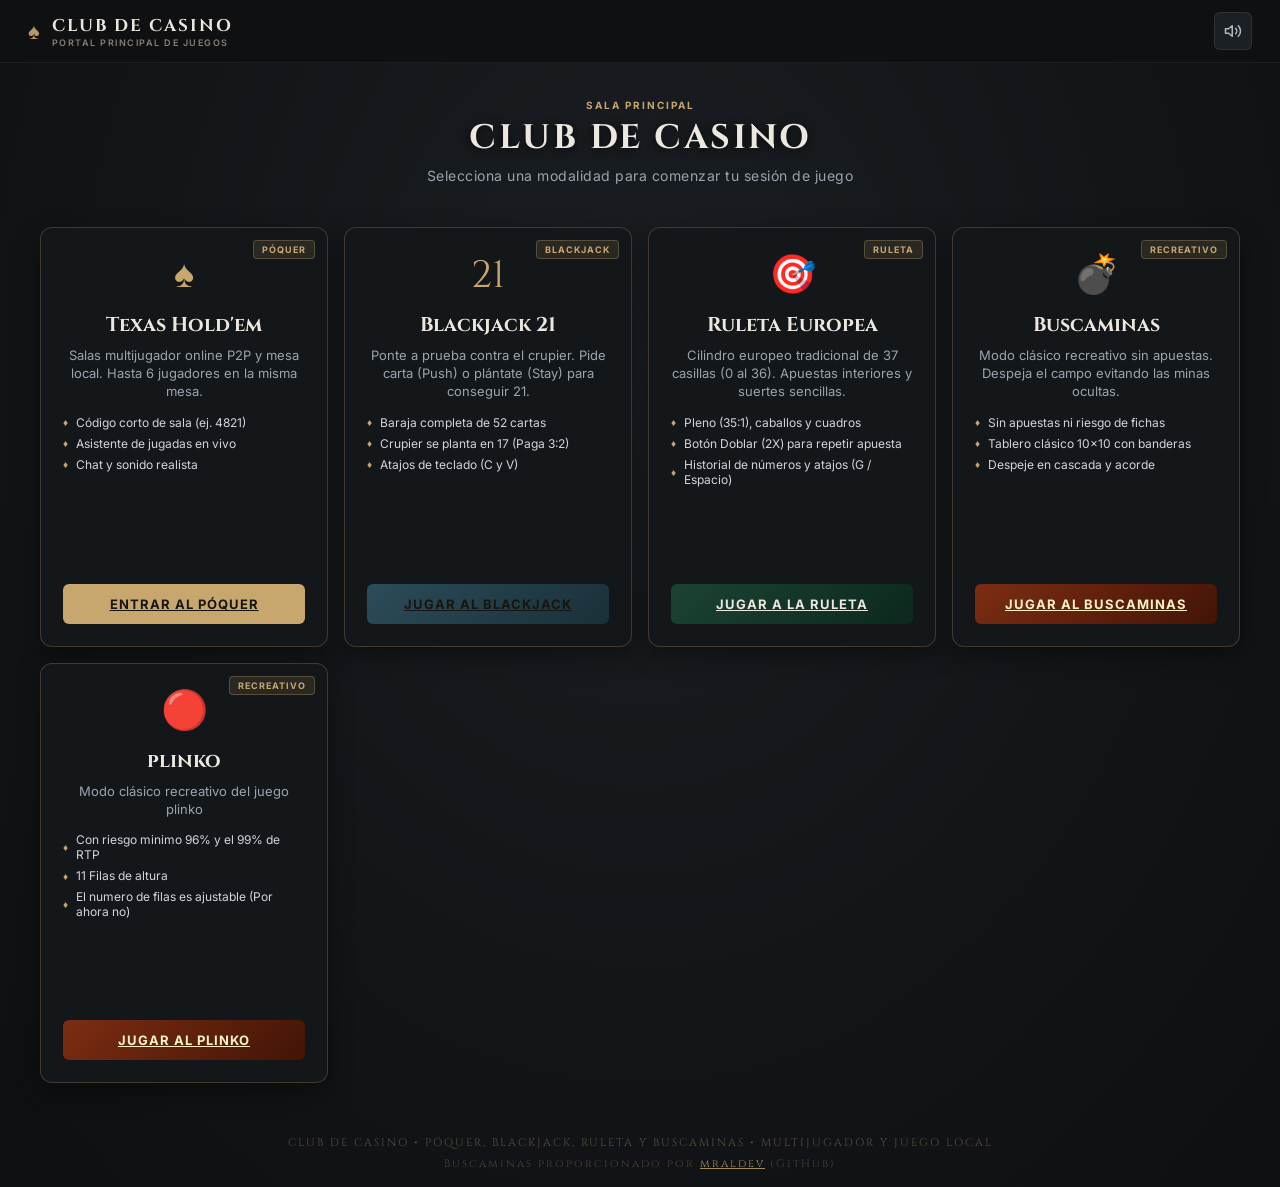
<file: index.html>
<!DOCTYPE html>
<html lang="es">
<head>
    <meta charset="UTF-8">
    <meta name="viewport" content="width=device-width, initial-scale=1.0, maximum-scale=1.0, user-scalable=no">
    <title>Club de Casino | Póquer, Blackjack, Ruleta & Buscaminas</title>
    <meta name="description" content="Portal principal de Club de Casino. Elige entre Póquer Texas Hold'em multijugador, Blackjack 21 tradicional, Ruleta Europea y Buscaminas clásico recreativo.">
    
    <!-- Fuentes de Google -->
    <link rel="preconnect" href="https://fonts.googleapis.com">
    <link rel="preconnect" href="https://fonts.gstatic.com" crossorigin>
    <link href="https://fonts.googleapis.com/css2?family=Cinzel:wght@500;600;700;800&family=Inter:wght@400;500;600;700&family=Newsreader:ital,opsz,wght@0,6..72,500;0,6..72,600;1,6..72,500&display=swap" rel="stylesheet">
    
    <!-- Estilos -->
    <link rel="stylesheet" href="css/styles.css">
    <link rel="stylesheet" href="css/roulette.css">
    
    <!-- Favicon SVG con As de Picas -->
    <link rel="icon" href="data:image/svg+xml,<svg xmlns=%22http://www.w3.org/2000/svg%22 viewBox=%220 0 100 100%22><text y=%22.9em%22 font-size=%2290%22>♠</text></svg>">
</head>
<body>

    <!-- BARRA SUPERIOR -->
    <header class="top-bar">
        <div class="brand" style="cursor: pointer;" onclick="window.location.href='index.html'">
            <span class="brand-suit">♠</span>
            <div class="brand-text-block">
                <span class="brand-title">CLUB DE CASINO</span>
                <span class="brand-subtitle">PORTAL PRINCIPAL DE JUEGOS</span>
            </div>
        </div>

        <div class="top-controls">
            <!-- Botón Sonido -->
            <button id="btnSound" class="icon-btn" title="Activar/Desactivar sonido" aria-label="Sonido">
                <svg id="soundIconOn" width="18" height="18" viewBox="0 0 24 24" fill="none" stroke="currentColor" stroke-width="2" stroke-linecap="round" stroke-linejoin="round">
                    <polygon points="11 5 6 9 2 9 2 15 6 15 11 19 11 5"></polygon>
                    <path d="M19.07 4.93a10 10 0 0 1 0 14.14M15.54 8.46a5 5 0 0 1 0 7.07"></path>
                </svg>
                <svg id="soundIconOff" width="18" height="18" viewBox="0 0 24 24" fill="none" stroke="currentColor" stroke-width="2" stroke-linecap="round" stroke-linejoin="round" style="display: none;">
                    <polygon points="11 5 6 9 2 9 2 15 6 15 11 19 11 5"></polygon>
                    <line x1="23" y1="9" x2="17" y2="15"></line>
                    <line x1="17" y1="9" x2="23" y2="15"></line>
                </svg>
            </button>
        </div>
    </header>

    <!-- PORTAL PRINCIPAL DE SELECCIÓN DE JUEGOS -->
    <main class="portal-main-wrap">
        <div class="portal-header">
            <span class="modal-subtitle-top">SALA PRINCIPAL</span>
            <h1>CLUB DE CASINO</h1>
            <p>Selecciona una modalidad para comenzar tu sesión de juego</p>
        </div>

        <div class="game-select-grid">
            <!-- TARJETA PÓQUER -->
            <div class="game-card portal-card" id="cardSelectPoker" onclick="window.location.href='poker.html'">
                <div class="game-card-badge">PÓQUER</div>
                <div class="game-card-icon">♠</div>
                <h3>Texas Hold'em</h3>
                <p class="game-card-desc">Salas multijugador online P2P y mesa local. Hasta 6 jugadores en la misma mesa.</p>
                <ul class="game-card-features">
                    <li><span class="feature-dot">♦</span> Código corto de sala (ej. 4821)</li>
                    <li><span class="feature-dot">♦</span> Asistente de jugadas en vivo</li>
                    <li><span class="feature-dot">♦</span> Chat y sonido realista</li>
                </ul>
                <a href="poker.html" class="btn-primary game-card-btn" onclick="event.stopPropagation()">
                    ENTRAR AL PÓQUER
                </a>
            </div>

            <!-- TARJETA BLACKJACK -->
            <div class="game-card portal-card" id="cardSelectBlackjack" onclick="window.location.href='blackjack.html'">
                <div class="game-card-badge">BLACKJACK</div>
                <div class="game-card-icon">21</div>
                <h3>Blackjack 21</h3>
                <p class="game-card-desc">Ponte a prueba contra el crupier. Pide carta (Push) o plántate (Stay) para conseguir 21.</p>
                <ul class="game-card-features">
                    <li><span class="feature-dot">♦</span> Baraja completa de 52 cartas</li>
                    <li><span class="feature-dot">♦</span> Crupier se planta en 17 (Paga 3:2)</li>
                    <li><span class="feature-dot">♦</span> Atajos de teclado (C y V)</li>
                </ul>
                <a href="blackjack.html" class="btn-primary game-card-btn btn-bj-theme" onclick="event.stopPropagation()">
                    JUGAR AL BLACKJACK
                </a>
            </div>

            <!-- TARJETA RULETA -->
            <div class="game-card portal-card" id="cardSelectRoulette" onclick="window.location.href='roulette.html'">
                <div class="game-card-badge">RULETA</div>
                <div class="game-card-icon">🎯</div>
                <h3>Ruleta Europea</h3>
                <p class="game-card-desc">Cilindro europeo tradicional de 37 casillas (0 al 36). Apuestas interiores y suertes sencillas.</p>
                <ul class="game-card-features">
                    <li><span class="feature-dot">♦</span> Pleno (35:1), caballos y cuadros</li>
                    <li><span class="feature-dot">♦</span> Botón Doblar (2X) para repetir apuesta</li>
                    <li><span class="feature-dot">♦</span> Historial de números y atajos (G / Espacio)</li>
                </ul>
                <a href="roulette.html" class="btn-primary game-card-btn btn-roulette-theme" onclick="event.stopPropagation()">
                    JUGAR A LA RULETA
                </a>
            </div>

            <!-- TARJETA BUSCAMINAS -->
            <div class="game-card portal-card" id="cardSelectMines" onclick="window.location.href='buscaminas.html'">
                <div class="game-card-badge">RECREATIVO</div>
                <div class="game-card-icon">💣</div>
                <h3>Buscaminas</h3>
                <p class="game-card-desc">Modo clásico recreativo sin apuestas. Despeja el campo evitando las minas ocultas.</p>
                <ul class="game-card-features">
                    <li><span class="feature-dot">♦</span> Sin apuestas ni riesgo de fichas</li>
                    <li><span class="feature-dot">♦</span> Tablero clásico 10x10 con banderas</li>
                    <li><span class="feature-dot">♦</span> Despeje en cascada y acorde</li>
                </ul>
                <a href="buscaminas.html" class="btn-primary game-card-btn btn-mines-theme" onclick="event.stopPropagation()">
                    JUGAR AL BUSCAMINAS
                </a>
            </div>
             <div class="game-card portal-card" id="cardSelectMines" onclick="window.location.href='plinko.html'">
                <div class="game-card-badge">RECREATIVO</div>
                <div class="game-card-icon">🔴</div>
                <h3>plinko</h3>
                <p class="game-card-desc">Modo clásico recreativo del juego plinko</p>
                <ul class="game-card-features">
                    <li><span class="feature-dot">♦</span>Con riesgo minimo 96% y el 99% de RTP</li>
                    <li><span class="feature-dot">♦</span>11 Filas de altura</li>
                    <li><span class="feature-dot">♦</span>El numero de filas es ajustable (Por ahora no)</li>
                </ul>
                <a href="plinko.html" class="btn-primary game-card-btn btn-mines-theme" onclick="event.stopPropagation()">
                    JUGAR AL PLINKO
                </a>
            </div>
        </div>
    </main>

    <!-- PIE DE PÁGINA -->
    <footer class="portal-footer-watermark">
        <div>CLUB DE CASINO • PÓQUER, BLACKJACK, RULETA Y BUSCAMINAS • MULTIJUGADOR Y JUEGO LOCAL</div>
        <div style="margin-top: 6px; font-size: 11px; opacity: 0.8;">
            Buscaminas proporcionado por <a href="https://github.com/mraldev" target="_blank" rel="noopener noreferrer" style="color: #c7a76d; text-decoration: underline;">mraldev</a> (GitHub)
        </div>
    </footer>

    <!-- SCRIPTS -->
    <script src="js/audio.js?v=1.0.1"></script>

</body>
</html>
</file>
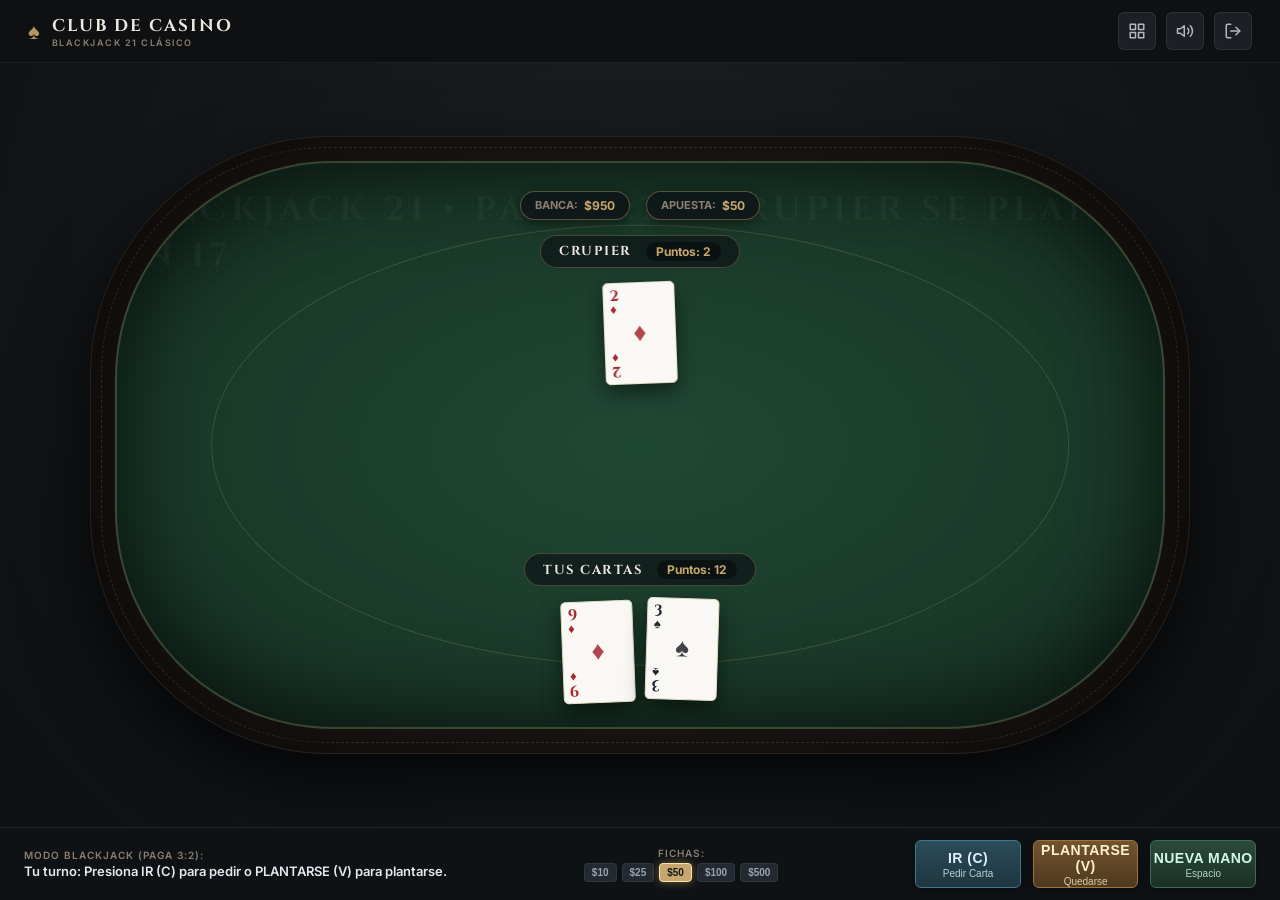
<file: blackjack.html>
<!DOCTYPE html>
<html lang="es">
<head>
    <meta charset="UTF-8">
    <meta name="viewport" content="width=device-width, initial-scale=1.0, maximum-scale=1.0, user-scalable=no">
    <title>Blackjack 21 Online | Club de Casino</title>
    <meta name="description" content="Juega al Blackjack 21 tradicional contra el crupier. Baraja de 52 cartas, pago 3:2 y reglas clásicas de casino.">
    
    <!-- Fuentes de Google -->
    <link rel="preconnect" href="https://fonts.googleapis.com">
    <link rel="preconnect" href="https://fonts.gstatic.com" crossorigin>
    <link href="https://fonts.googleapis.com/css2?family=Cinzel:wght@500;600;700;800&family=Inter:wght@400;500;600;700&family=Newsreader:ital,opsz,wght@0,6..72,500;0,6..72,600;1,6..72,500&display=swap" rel="stylesheet">
    
    <!-- Estilos -->
    <link rel="stylesheet" href="css/styles.css">
    
    <!-- Favicon SVG con As de Picas -->
    <link rel="icon" href="data:image/svg+xml,<svg xmlns=%22http://www.w3.org/2000/svg%22 viewBox=%220 0 100 100%22><text y=%22.9em%22 font-size=%2290%22>♠</text></svg>">
</head>
<body>

    <!-- BARRA SUPERIOR -->
    <header class="top-bar">
        <div class="brand" id="brandLogo" style="cursor: pointer;" title="Ir al Menú Principal de Juegos" onclick="window.location.href='index.html'">
            <span class="brand-suit">♠</span>
            <div class="brand-text-block">
                <span class="brand-title">CLUB DE CASINO</span>
                <span class="brand-subtitle">BLACKJACK 21 CLÁSICO</span>
            </div>
        </div>

        <div class="top-controls">
            <!-- Botón Volver al Menú Principal -->
            <a href="index.html" id="btnSelectGame" class="icon-btn" title="Menú Principal (Cambiar de Juego)" aria-label="Menú Principal">
                <svg width="18" height="18" viewBox="0 0 24 24" fill="none" stroke="currentColor" stroke-width="2" stroke-linecap="round" stroke-linejoin="round">
                    <rect x="3" y="3" width="7" height="7"></rect>
                    <rect x="14" y="3" width="7" height="7"></rect>
                    <rect x="14" y="14" width="7" height="7"></rect>
                    <rect x="3" y="14" width="7" height="7"></rect>
                </svg>
            </a>

            <!-- Botón Sonido -->
            <button id="btnSound" class="icon-btn" title="Activar/Desactivar sonido" aria-label="Sonido">
                <svg id="soundIconOn" width="18" height="18" viewBox="0 0 24 24" fill="none" stroke="currentColor" stroke-width="2" stroke-linecap="round" stroke-linejoin="round">
                    <polygon points="11 5 6 9 2 9 2 15 6 15 11 19 11 5"></polygon>
                    <path d="M19.07 4.93a10 10 0 0 1 0 14.14M15.54 8.46a5 5 0 0 1 0 7.07"></path>
                </svg>
                <svg id="soundIconOff" width="18" height="18" viewBox="0 0 24 24" fill="none" stroke="currentColor" stroke-width="2" stroke-linecap="round" stroke-linejoin="round" style="display: none;">
                    <polygon points="11 5 6 9 2 9 2 15 6 15 11 19 11 5"></polygon>
                    <line x1="23" y1="9" x2="17" y2="15"></line>
                    <line x1="17" y1="9" x2="23" y2="15"></line>
                </svg>
            </button>

            <!-- Botón Salir -->
            <a href="index.html" class="icon-btn" title="Salir al Menú Principal" aria-label="Salir">
                <svg width="18" height="18" viewBox="0 0 24 24" fill="none" stroke="currentColor" stroke-width="2" stroke-linecap="round" stroke-linejoin="round">
                    <path d="M9 21H5a2 2 0 0 1-2-2V5a2 2 0 0 1 2-2h4"></path>
                    <polyline points="16 17 21 12 16 7"></polyline>
                    <line x1="21" y1="12" x2="9" y2="12"></line>
                </svg>
            </a>
        </div>
    </header>

    <!-- TAPETE Y VISTA DE BLACKJACK 21 -->
    <main class="game-viewport">
        <div class="blackjack-table-wrap" id="blackjackViewport" style="display: flex;">
            <div class="poker-table-outer bj-table-outer">
                <div class="poker-felt bj-felt">
                    <div class="felt-texture-overlay"></div>
                    <div class="felt-bet-line bj-bet-line"></div>
                    <div class="felt-watermark">BLACKJACK 21 • PAGA 3:2 • CRUPIER SE PLANTA EN 17</div>

                    <!-- BANCA Y APUESTA DE BLACKJACK -->
                    <div class="bj-chips-hud">
                        <div class="bj-chip-badge">
                            <span class="bj-chip-label">BANCA:</span>
                            <span id="bjBankrollDisplay" class="bj-chip-val">$1,000</span>
                        </div>
                        <div class="bj-chip-badge">
                            <span class="bj-chip-label">APUESTA:</span>
                            <span id="bjCurrentBetDisplay" class="bj-chip-val">$50</span>
                        </div>
                    </div>

                    <!-- ZONA CRUPIER -->
                    <div class="bj-zone bj-dealer-zone">
                        <div class="bj-player-header">
                            <span class="bj-player-title">CRUPIER</span>
                            <span id="bjDealerPoints" class="bj-points-badge">Puntos: ?</span>
                        </div>
                        <div class="bj-cards-container" id="bjDealerCards"></div>
                    </div>

                    <!-- BANNER RESULTADO BLACKJACK -->
                    <div id="bjResultBanner" class="bj-result-banner" style="display: none;">
                        <div id="bjResultMessage" class="bj-result-message">Blackjack - Has ganado</div>
                    </div>

                    <!-- ZONA JUGADOR -->
                    <div class="bj-zone bj-player-zone">
                        <div class="bj-player-header">
                            <span class="bj-player-title">TUS CARTAS</span>
                            <span id="bjPlayerPoints" class="bj-points-badge">Puntos: 0</span>
                        </div>
                        <div class="bj-cards-container" id="bjPlayerCards"></div>
                    </div>
                </div>
            </div>
        </div>
    </main>

    <!-- PANEL INFERIOR DE ACCIONES -->
    <footer class="action-bar-wrap">
        <div id="blackjackActionBar" class="bj-action-bar-content" style="display: flex;">
            <div class="bj-status-info">
                <span class="bj-status-label">Modo Blackjack (Paga 3:2):</span>
                <span id="bjTurnText" class="bj-status-val">Tu turno (Pide carta o plántate)</span>
            </div>

            <div class="bj-bet-selector">
                <span class="bj-status-label">Fichas:</span>
                <div class="presets-row">
                    <button class="preset-btn btn-bj-bet" data-amount="10">$10</button>
                    <button class="preset-btn btn-bj-bet" data-amount="25">$25</button>
                    <button class="preset-btn btn-bj-bet active" data-amount="50">$50</button>
                    <button class="preset-btn btn-bj-bet" data-amount="100">$100</button>
                    <button class="preset-btn btn-bj-bet" data-amount="500">$500</button>
                </div>
            </div>

            <div class="action-controls bj-action-controls">
                <button id="btnBjHit" class="btn-action btn-bj-hit">
                    <span class="main-label">IR (C)</span>
                    <span class="sub-label">Pedir Carta</span>
                </button>

                <button id="btnBjStand" class="btn-action btn-bj-stand">
                    <span class="main-label">PLANTARSE (V)</span>
                    <span class="sub-label">Quedarse</span>
                </button>

                <button id="btnBjNewGame" class="btn-action btn-bj-new">
                    <span class="main-label">NUEVA MANO</span>
                    <span class="sub-label">Espacio</span>
                </button>
            </div>
        </div>
    </footer>

    <!-- CONTENEDOR TOAST PARA NOTIFICACIONES -->
    <div id="toastContainer" class="toast-container"></div>

    <!-- SCRIPTS -->
    <script src="js/audio.js?v=1.0.1"></script>
    <script src="js/blackjack.js?v=1.0.1"></script>

</body>
</html>
</file>
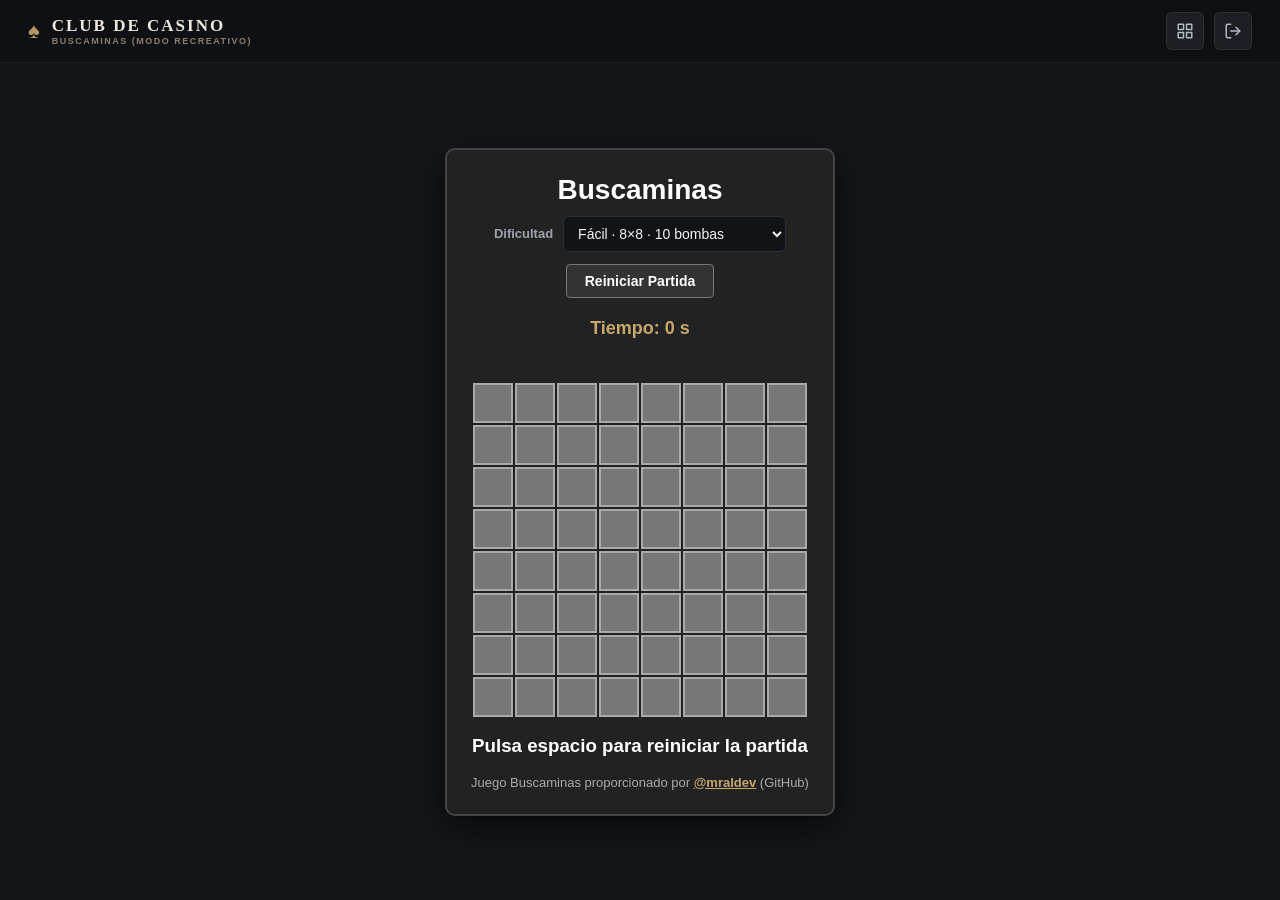
<file: buscaminas.html>
<!DOCTYPE html>
<html lang="es">

<head>
    <meta charset="UTF-8">
    <meta name="viewport" content="width=device-width, initial-scale=1.0">
    <title>Buscaminas | Club de Casino</title>
    <!-- Estilos de navegación de la web y estilos originales del Buscaminas -->
    <link rel="stylesheet" href="css/styles.css">
    <link rel="stylesheet" href="BuscaMinasJS-main/minas.css">
</head>

<body>

    <!-- BARRA SUPERIOR DE NAVEGACIÓN -->
    <header class="top-bar" style="width: 100%;">
        <div class="brand" style="cursor: pointer;" onclick="window.location.href='index.html'">
            <span class="brand-suit">♠</span>
            <div class="brand-text-block">
                <span class="brand-title">CLUB DE CASINO</span>
                <span class="brand-subtitle">BUSCAMINAS (MODO RECREATIVO)</span>
            </div>
        </div>

        <div class="top-controls">
            <!-- Botón Volver al Menú Principal -->
            <a href="index.html" class="icon-btn" title="Volver al Menú Principal" aria-label="Menú Principal">
                <svg width="18" height="18" viewBox="0 0 24 24" fill="none" stroke="currentColor" stroke-width="2"
                    stroke-linecap="round" stroke-linejoin="round">
                    <rect x="3" y="3" width="7" height="7"></rect>
                    <rect x="14" y="3" width="7" height="7"></rect>
                    <rect x="14" y="14" width="7" height="7"></rect>
                    <rect x="3" y="14" width="7" height="7"></rect>
                </svg>
            </a>

            <!-- Botón Salir -->
            <a href="index.html" class="icon-btn" title="Salir al Menú Principal" aria-label="Salir">
                <svg width="18" height="18" viewBox="0 0 24 24" fill="none" stroke="currentColor" stroke-width="2"
                    stroke-linecap="round" stroke-linejoin="round">
                    <path d="M9 21H5a2 2 0 0 1-2-2V5a2 2 0 0 1 2-2h4"></path>
                    <polyline points="16 17 21 12 16 7"></polyline>
                    <line x1="21" y1="12" x2="9" y2="12"></line>
                </svg>
            </a>
        </div>
    </header>

    <!-- CONTENEDOR ORIGINAL DEL BUSCAMINAS -->
    <div class="buscaminas">
        <h1>Buscaminas</h1>

        <div class="selector-dificultad">
            <label for="dificultad">Dificultad</label>
            <select id="dificultad" class="select-dificultad">
                <option value="facil" selected>Fácil · 8×8 · 10 bombas</option>
                <option value="medio">Medio · 12×12 · 25 bombas</option>
                <option value="dificil">Difícil · 16×16 · 40 bombas</option>
                <option value="experto">Experto · 20×20 · 80 bombas</option>
                <option value="personalizado">Personalizado</option>
            </select>
        </div>

        <div id="personalizado" class="fila-personalizada" style="display: none;">
            <label for="inputTamanyo">Tamaño
                <input type="number" id="inputTamanyo" class="input-dificultad" min="5" max="24" value="10">
            </label>
            <label for="inputBombas">Bombas
                <input type="number" id="inputBombas" class="input-dificultad" min="1" value="10">
            </label>
            <button id="btnAplicar" class="btn-reiniciar-buscaminas" type="button">Aplicar</button>
        </div>

        <button id="btnReiniciar" class="btn-reiniciar-buscaminas" type="button">Reiniciar Partida</button>
        <div id="cronometro">Tiempo: 0 s</div>
        <p id="mensaje"></p>
        <div id="tablero"></div>

        <br />
        <h3>Pulsa espacio para reiniciar la partida</h3>

        <!-- AUTORÍA A MRALDEV -->
        <div class="creditos-buscaminas">
            Juego Buscaminas proporcionado por <a href="https://github.com/mraldev" target="_blank"
                rel="noopener noreferrer">@mraldev</a> (GitHub)
        </div>
    </div>

    <script src="BuscaMinasJS-main/minas.js"></script>

</body>

</html>
</file>
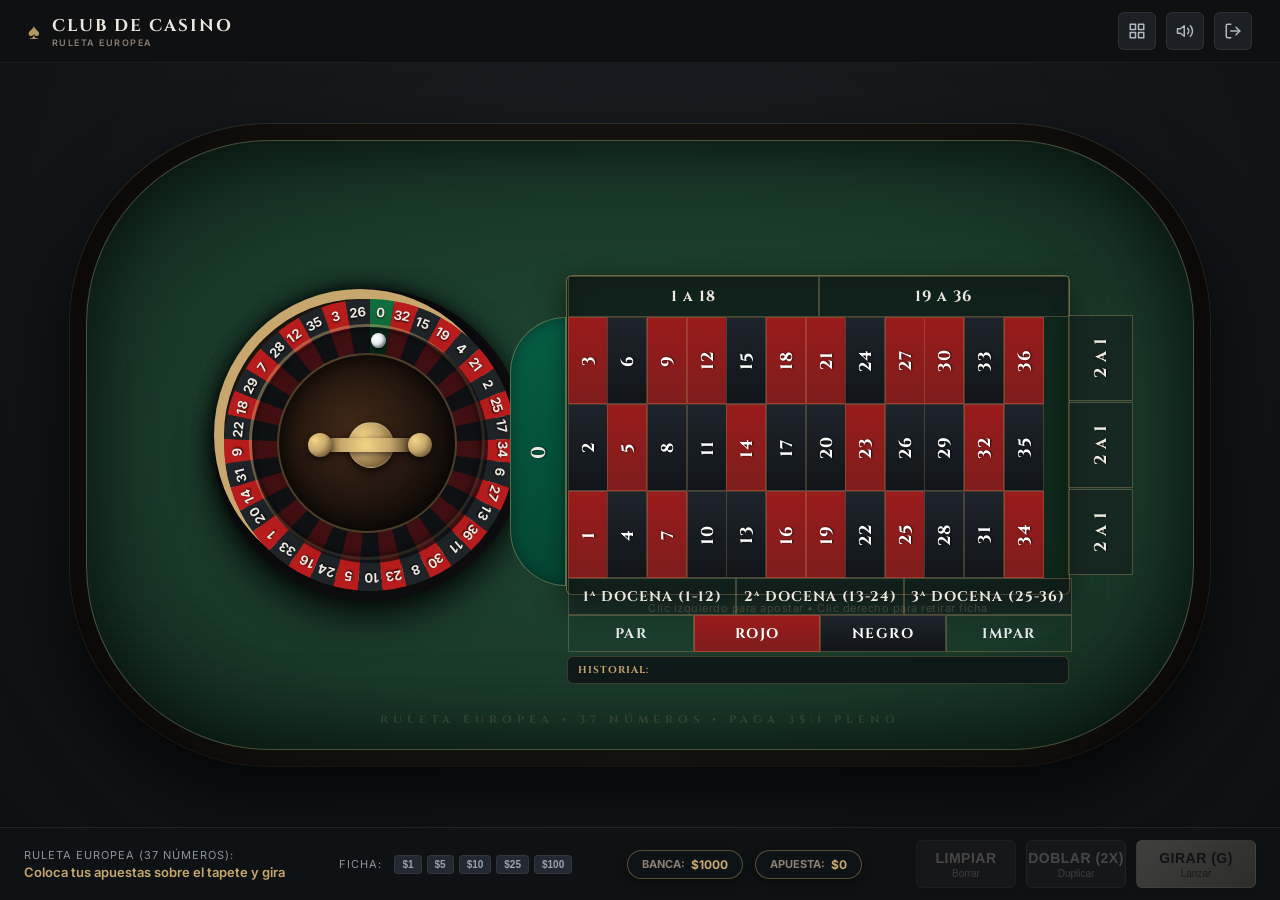
<file: roulette.html>
<!DOCTYPE html>
<html lang="es">
<head>
    <meta charset="UTF-8">
    <meta name="viewport" content="width=device-width, initial-scale=1.0, maximum-scale=1.0, user-scalable=no">
    <title>Ruleta Europea Online | Club de Casino</title>
    <meta name="description" content="Ruleta Europea tradicional de 37 números (0 al 36) con tapete interactivo de apuestas y cilindro animado.">
    
    <!-- Fuentes de Google -->
    <link rel="preconnect" href="https://fonts.googleapis.com">
    <link rel="preconnect" href="https://fonts.gstatic.com" crossorigin>
    <link href="https://fonts.googleapis.com/css2?family=Cinzel:wght@500;600;700;800&family=Inter:wght@400;500;600;700&family=Newsreader:ital,opsz,wght@0,6..72,500;0,6..72,600;1,6..72,500&display=swap" rel="stylesheet">
    
    <!-- Estilos -->
    <link rel="stylesheet" href="css/styles.css">
    <link rel="stylesheet" href="css/roulette.css">
    
    <!-- Favicon SVG con As de Picas -->
    <link rel="icon" href="data:image/svg+xml,<svg xmlns=%22http://www.w3.org/2000/svg%22 viewBox=%220 0 100 100%22><text y=%22.9em%22 font-size=%2290%22>♠</text></svg>">
</head>
<body>

    <!-- BARRA SUPERIOR -->
    <header class="top-bar">
        <div class="brand" id="brandLogo" style="cursor: pointer;" title="Ir al Menú Principal de Juegos" onclick="window.location.href='index.html'">
            <span class="brand-suit">♠</span>
            <div class="brand-text-block">
                <span class="brand-title">CLUB DE CASINO</span>
                <span class="brand-subtitle">RULETA EUROPEA</span>
            </div>
        </div>

        <div class="top-controls">
            <!-- Botón Volver al Menú Principal -->
            <a href="index.html" id="btnSelectGame" class="icon-btn" title="Menú Principal (Cambiar de Juego)" aria-label="Menú Principal">
                <svg width="18" height="18" viewBox="0 0 24 24" fill="none" stroke="currentColor" stroke-width="2" stroke-linecap="round" stroke-linejoin="round">
                    <rect x="3" y="3" width="7" height="7"></rect>
                    <rect x="14" y="3" width="7" height="7"></rect>
                    <rect x="14" y="14" width="7" height="7"></rect>
                    <rect x="3" y="14" width="7" height="7"></rect>
                </svg>
            </a>

            <!-- Botón Sonido -->
            <button id="btnSound" class="icon-btn" title="Activar/Desactivar sonido" aria-label="Sonido">
                <svg id="soundIconOn" width="18" height="18" viewBox="0 0 24 24" fill="none" stroke="currentColor" stroke-width="2" stroke-linecap="round" stroke-linejoin="round">
                    <polygon points="11 5 6 9 2 9 2 15 6 15 11 19 11 5"></polygon>
                    <path d="M19.07 4.93a10 10 0 0 1 0 14.14M15.54 8.46a5 5 0 0 1 0 7.07"></path>
                </svg>
                <svg id="soundIconOff" width="18" height="18" viewBox="0 0 24 24" fill="none" stroke="currentColor" stroke-width="2" stroke-linecap="round" stroke-linejoin="round" style="display: none;">
                    <polygon points="11 5 6 9 2 9 2 15 6 15 11 19 11 5"></polygon>
                    <line x1="23" y1="9" x2="17" y2="15"></line>
                    <line x1="17" y1="9" x2="23" y2="15"></line>
                </svg>
            </button>

            <!-- Botón Salir -->
            <a href="index.html" class="icon-btn" title="Salir al Menú Principal" aria-label="Salir">
                <svg width="18" height="18" viewBox="0 0 24 24" fill="none" stroke="currentColor" stroke-width="2" stroke-linecap="round" stroke-linejoin="round">
                    <path d="M9 21H5a2 2 0 0 1-2-2V5a2 2 0 0 1 2-2h4"></path>
                    <polyline points="16 17 21 12 16 7"></polyline>
                    <line x1="21" y1="12" x2="9" y2="12"></line>
                </svg>
            </a>
        </div>
    </header>

    <!-- TAPETE Y VISTA DE RULETA EUROPEA -->
    <main class="game-viewport">
        <div class="roulette-table-wrap" id="rouletteViewport" style="display: flex;">
            <div class="roulette-table-outer">
                <div class="roulette-felt">
                    <div class="felt-texture-overlay"></div>
                    <div class="felt-watermark">RULETA EUROPEA • 37 NÚMEROS • PAGA 35:1 PLENO</div>

                    <!-- CONTENEDOR PRINCIPAL DEL JUEGO DE RULETA -->
                    <div id="rouletteGameContainer" class="roulette-layout-wrap"></div>
                </div>
            </div>
        </div>
    </main>

    <!-- PANEL INFERIOR DE ACCIONES -->
    <footer class="action-bar-wrap">
        <div id="rouletteActionBar" class="roulette-action-bar-content" style="display: flex;">
            <div class="roulette-status-info">
                <span class="roulette-status-label">Ruleta Europea (37 Números):</span>
                <span id="rouletteTurnText" class="roulette-status-val">Coloca tus apuestas sobre el tapete y gira</span>
            </div>

            <div class="roulette-bet-selector">
                <span class="roulette-status-label">Ficha:</span>
                <div class="presets-row" id="rouletteChipPresets">
                    <button class="preset-btn btn-roulette-chip" data-val="1">$1</button>
                    <button class="preset-btn btn-roulette-chip active" data-val="5">$5</button>
                    <button class="preset-btn btn-roulette-chip" data-val="10">$10</button>
                    <button class="preset-btn btn-roulette-chip" data-val="25">$25</button>
                    <button class="preset-btn btn-roulette-chip" data-val="100">$100</button>
                </div>
            </div>

            <div class="roulette-chips-hud">
                <div class="bj-chip-badge">
                    <span class="bj-chip-label">BANCA:</span>
                    <span id="rouletteBankDisplay" class="bj-chip-val">$1,000</span>
                </div>
                <div class="bj-chip-badge">
                    <span class="bj-chip-label">APUESTA:</span>
                    <span id="rouletteBetDisplay" class="bj-chip-val">$0</span>
                </div>
            </div>

            <div class="action-controls roulette-action-controls">
                <button id="btnRouletteClear" class="btn-action btn-roulette-clear" disabled title="Limpiar todas las apuestas">
                    <span class="main-label">LIMPIAR</span>
                    <span class="sub-label">Borrar</span>
                </button>

                <button id="btnRouletteDouble" class="btn-action btn-roulette-double" disabled title="Doblar apuesta actual o repetir la anterior x2 (Atajo D)">
                    <span class="main-label">DOBLAR (2X)</span>
                    <span class="sub-label">Duplicar</span>
                </button>

                <button id="btnRouletteSpin" class="btn-action btn-roulette-spin" disabled title="Girar la ruleta (Atajo G o Espacio)">
                    <span class="main-label">GIRAR (G)</span>
                    <span class="sub-label">Lanzar</span>
                </button>
            </div>
        </div>
    </footer>

    <!-- CONTENEDOR TOAST PARA NOTIFICACIONES -->
    <div id="toastContainer" class="toast-container"></div>

    <!-- SCRIPTS -->
    <script src="js/audio.js?v=1.0.1"></script>
    <script src="js/roulette.js?v=1.0.1"></script>

</body>
</html>
</file>
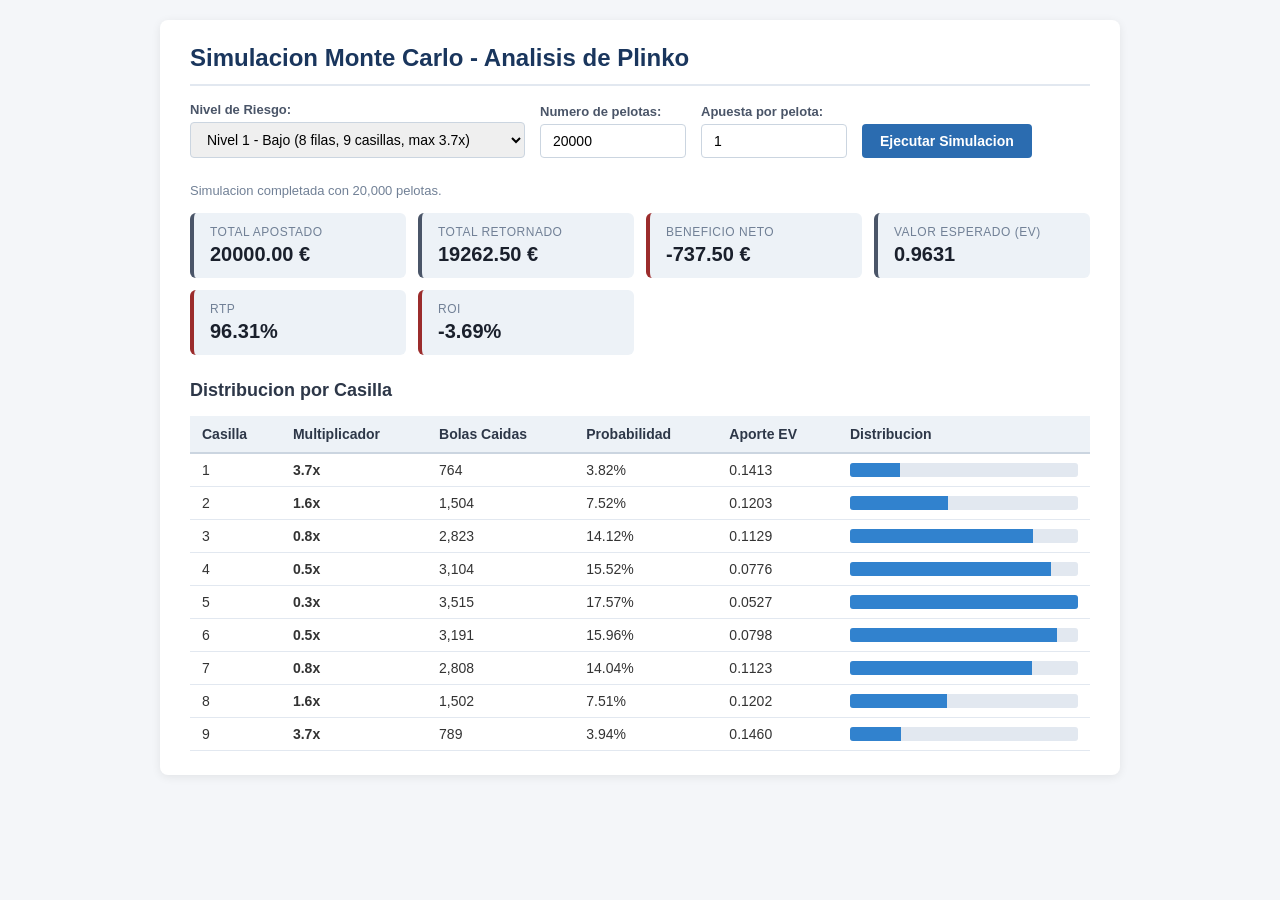
<file: js/plinko/objetos/pruebas.html>
<!DOCTYPE html>
<html lang="es">
<head>
    <meta charset="UTF-8">
    <meta name="viewport" content="width=device-width, initial-scale=1.0">
    <title>Resultados Monte Carlo - Plinko</title>
    <style>
        body {
            font-family: Arial, Helvetica, sans-serif;
            background-color: #f4f6f9;
            color: #333333;
            margin: 0;
            padding: 20px;
        }

        .contenedor {
            max-width: 900px;
            margin: 0 auto;
            background-color: #ffffff;
            border-radius: 8px;
            box-shadow: 0 2px 10px rgba(0, 0, 0, 0.08);
            padding: 24px 30px;
        }

        h1 {
            margin-top: 0;
            color: #1a365d;
            font-size: 24px;
            border-bottom: 2px solid #e2e8f0;
            padding-bottom: 12px;
        }

        .formulario {
            display: flex;
            gap: 15px;
            align-items: flex-end;
            margin-bottom: 25px;
            flex-wrap: wrap;
        }

        .campo {
            display: flex;
            flex-direction: column;
            gap: 5px;
        }

        .campo label {
            font-size: 13px;
            font-weight: bold;
            color: #4a5568;
        }

        .campo input, .campo select {
            padding: 8px 12px;
            font-size: 14px;
            border: 1px solid #cbd5e0;
            border-radius: 4px;
        }

        .campo input {
            width: 120px;
        }

        button {
            padding: 9px 18px;
            background-color: #2b6cb0;
            color: #ffffff;
            border: none;
            border-radius: 4px;
            font-size: 14px;
            font-weight: bold;
            cursor: pointer;
            transition: background-color 0.2s;
        }

        button:hover {
            background-color: #2c5282;
        }

        .metricas {
            display: grid;
            grid-template-columns: repeat(auto-fit, minmax(180px, 1fr));
            gap: 12px;
            margin-bottom: 25px;
        }

        .tarjeta {
            background-color: #edf2f7;
            border-radius: 6px;
            padding: 12px 16px;
            border-left: 4px solid #4a5568;
        }

        .tarjeta-titulo {
            font-size: 12px;
            text-transform: uppercase;
            color: #718096;
            margin-bottom: 4px;
            letter-spacing: 0.5px;
        }

        .tarjeta-valor {
            font-size: 20px;
            font-weight: bold;
            color: #1a202c;
        }

        .positivo {
            color: #276749 !important;
            border-left-color: #276749;
        }

        .negativo {
            color: #9b2c2c !important;
            border-left-color: #9b2c2c;
        }

        table {
            width: 100%;
            border-collapse: collapse;
            font-size: 14px;
            margin-top: 15px;
        }

        th {
            background-color: #edf2f7;
            color: #2d3748;
            text-align: left;
            padding: 10px 12px;
            border-bottom: 2px solid #cbd5e0;
        }

        td {
            padding: 8px 12px;
            border-bottom: 1px solid #e2e8f0;
        }

        tr:hover {
            background-color: #f7fafc;
        }

        .barra-contenedor {
            background-color: #e2e8f0;
            border-radius: 3px;
            overflow: hidden;
            height: 14px;
            width: 100%;
        }

        .barra-relleno {
            background-color: #3182ce;
            height: 100%;
        }

        #estado {
            margin-top: 8px;
            font-size: 13px;
            color: #718096;
        }
    </style>
    <script src="montecarloPlinco.js"></script>
</head>
<body>

    <div class="contenedor">
        <h1>Simulacion Monte Carlo - Analisis de Plinko</h1>

        <div class="formulario">
            <div class="campo">
                <label for="selectNivel">Nivel de Riesgo:</label>
                <select id="selectNivel">
                    <option value="1">Nivel 1 - Bajo (8 filas, 9 casillas, max 3.7x)</option>
                    <option value="2">Nivel 2 - Medio (10 filas, 11 casillas, max 4.8x)</option>
                    <option value="3">Nivel 3 - Alto (12 filas, 13 casillas, max 6.0x)</option>
                </select>
            </div>
            <div class="campo">
                <label for="inputPelotas">Numero de pelotas:</label>
                <input type="number" id="inputPelotas" value="20000" min="500" step="5000">
            </div>
            <div class="campo">
                <label for="inputApuesta">Apuesta por pelota:</label>
                <input type="number" id="inputApuesta" value="1" min="0.1" step="0.5">
            </div>
            <button id="btnEjecutar" type="button" onclick="ejecutarSimulacion()">Ejecutar Simulacion</button>
        </div>

        <div id="estado">Listo para simular.</div>

        <div class="metricas" style="margin-top: 15px;">
            <div class="tarjeta">
                <div class="tarjeta-titulo">Total Apostado</div>
                <div class="tarjeta-valor" id="mTotalApostado">-</div>
            </div>
            <div class="tarjeta">
                <div class="tarjeta-titulo">Total Retornado</div>
                <div class="tarjeta-valor" id="mTotalRetornado">-</div>
            </div>
            <div class="tarjeta" id="cajaBeneficio">
                <div class="tarjeta-titulo">Beneficio Neto</div>
                <div class="tarjeta-valor" id="mBeneficioNeto">-</div>
            </div>
            <div class="tarjeta">
                <div class="tarjeta-titulo">Valor Esperado (EV)</div>
                <div class="tarjeta-valor" id="mEV">-</div>
            </div>
            <div class="tarjeta" id="cajaRTP">
                <div class="tarjeta-titulo">RTP</div>
                <div class="tarjeta-valor" id="mRTP">-</div>
            </div>
            <div class="tarjeta" id="cajaROI">
                <div class="tarjeta-titulo">ROI</div>
                <div class="tarjeta-valor" id="mROI">-</div>
            </div>
        </div>

        <h2 style="font-size: 18px; color: #2d3748; margin-top: 25px; margin-bottom: 5px;">Distribucion por Casilla</h2>
        <table>
            <thead>
                <tr>
                    <th>Casilla</th>
                    <th>Multiplicador</th>
                    <th>Bolas Caidas</th>
                    <th>Probabilidad</th>
                    <th>Aporte EV</th>
                    <th style="width: 28%;">Distribucion</th>
                </tr>
            </thead>
            <tbody id="cuerpoTabla">
            </tbody>
        </table>
    </div>

    <script>
        function ejecutarSimulacion() {
            let elEstado = document.getElementById("estado");
            elEstado.textContent = "Calculando trayectorias fisicas...";

            let nivel = parseInt(document.getElementById("selectNivel").value, 10);
            let nPelotas = parseInt(document.getElementById("inputPelotas").value, 10);
            let apuesta = parseFloat(document.getElementById("inputApuesta").value);

            if (isNaN(nivel)) nivel = 1;
            if (isNaN(nPelotas) || nPelotas <= 0) nPelotas = 20000;
            if (isNaN(apuesta) || apuesta <= 0) apuesta = 1;

            setTimeout(() => {
                let sim = new MontecarloPlinko(nivel);
                let res = sim.ejecutar(nPelotas, apuesta);

                document.getElementById("mTotalApostado").textContent = res.totalApostado.toFixed(2) + " €";
                document.getElementById("mTotalRetornado").textContent = res.totalRetornado.toFixed(2) + " €";
                
                let elBeneficio = document.getElementById("mBeneficioNeto");
                elBeneficio.textContent = (res.beneficioNeto >= 0 ? "+" : "") + res.beneficioNeto.toFixed(2) + " €";
                
                let cajaBeneficio = document.getElementById("cajaBeneficio");
                let cajaRTP = document.getElementById("cajaRTP");
                let cajaROI = document.getElementById("cajaROI");

                let esGanador = res.roi >= 0;
                cajaBeneficio.className = "tarjeta " + (esGanador ? "positivo" : "negativo");
                cajaRTP.className = "tarjeta " + (esGanador ? "positivo" : "negativo");
                cajaROI.className = "tarjeta " + (esGanador ? "positivo" : "negativo");

                document.getElementById("mEV").textContent = res.ev.toFixed(4);
                document.getElementById("mRTP").textContent = res.rtp.toFixed(2) + "%";
                document.getElementById("mROI").textContent = (res.roi >= 0 ? "+" : "") + res.roi.toFixed(2) + "%";

                let cuerpo = document.getElementById("cuerpoTabla");
                cuerpo.innerHTML = "";

                let maxProb = 0;
                res.frecuencias.forEach(f => {
                    let p = (f / nPelotas) * 100;
                    if (p > maxProb) maxProb = p;
                });

                res.multiplicadores.forEach((mult, idx) => {
                    let caidas = res.frecuencias[idx];
                    let prob = (caidas / nPelotas) * 100;
                    let aporte = (prob / 100) * mult;
                    let anchoRelativo = maxProb > 0 ? (prob / maxProb) * 100 : 0;

                    let fila = document.createElement("tr");
                    fila.innerHTML = `
                        <td>${idx + 1}</td>
                        <td><strong>${mult}x</strong></td>
                        <td>${caidas.toLocaleString()}</td>
                        <td>${prob.toFixed(2)}%</td>
                        <td>${aporte.toFixed(4)}</td>
                        <td>
                            <div class="barra-contenedor">
                                <div class="barra-relleno" style="width: ${anchoRelativo}%;"></div>
                            </div>
                        </td>
                    `;
                    cuerpo.appendChild(fila);
                });

                elEstado.textContent = "Simulacion completada con " + nPelotas.toLocaleString() + " pelotas.";
            }, 30);
        }

        document.getElementById("selectNivel").addEventListener("change", () => {
            ejecutarSimulacion();
        });

        window.addEventListener("DOMContentLoaded", () => {
            ejecutarSimulacion();
        });
    </script>
</body>
</html>
</file>
<file: css/styles.css>
/* ==========================================================================
   POKER CLUB - DISEÑO HUMANIZADO Y CLÁSICO DE CASINO
   Materiales naturales, texturas táctiles, tipografía editorial y colores sobrios.
   ========================================================================== */

:root {
    /* Paleta sobria y terrosa */
    --bg-room: #111315;
    --bg-surface: #181b1f;
    --bg-surface-elevated: #22262c;
    --bg-card-paper: #faf8f4;
    
    /* Mesa y tapete tradicional */
    --table-rail-outer: #181411;
    --table-rail-mid: #27211c;
    --table-rail-inner: #1a1613;
    --felt-baize: #193828;
    --felt-baize-light: #204734;
    --felt-baize-shadow: #0f241a;
    --felt-line: rgba(214, 188, 131, 0.22);
    
    /* Acentos de latón y oro envejecido */
    --brass-accent: #c7a76d;
    --brass-muted: #8c764e;
    --brass-glow: rgba(199, 167, 109, 0.25);
    
    /* Tintas tradicionales de cartas */
    --card-ink-red: #a42833;
    --card-ink-black: #1e242b;
    --card-border: #e3dec3;
    
    /* Botones de acción sobrios y táctiles */
    --btn-fold: #7f3339;
    --btn-fold-hover: #913c43;
    --btn-check: #2c4a3b;
    --btn-check-hover: #365948;
    --btn-call: #2b4c59;
    --btn-call-hover: #355d6e;
    --btn-raise: #73532f;
    --btn-raise-hover: #856138;
    
    /* Tipografía clásica */
    --font-serif: 'Cinzel', 'Newsreader', Georgia, serif;
    --font-sans: 'Inter', -apple-system, BlinkMacSystemFont, sans-serif;
    
    /* Sombras naturales y orgánicas */
    --shadow-table: 0 30px 70px rgba(0, 0, 0, 0.75), inset 0 0 120px rgba(0, 0, 0, 0.7);
    --shadow-card: 0 4px 14px rgba(0, 0, 0, 0.35);
    --shadow-seat: 0 8px 24px rgba(0, 0, 0, 0.55);
}

* {
    box-sizing: border-box;
    margin: 0;
    padding: 0;
    user-select: none;
    -webkit-user-select: none;
}

body {
    font-family: var(--font-sans);
    background-color: var(--bg-room);
    background-image: 
        radial-gradient(ellipse at 50% 30%, #1a1e22 0%, #0d0f11 100%);
    color: #e5e7eb;
    min-height: 100vh;
    overflow-x: hidden;
    position: relative;
    display: flex;
    flex-direction: column;
}

/* ==========================================================================
   BARRA SUPERIOR (MINIMALISTA Y EDITORIAL)
   ========================================================================== */

.top-bar {
    display: flex;
    justify-content: space-between;
    align-items: center;
    padding: 12px 28px;
    background: rgba(14, 16, 18, 0.9);
    border-bottom: 1px solid rgba(255, 255, 255, 0.06);
    z-index: 50;
}

.brand {
    display: flex;
    align-items: center;
    gap: 12px;
}

.brand-suit {
    font-size: 22px;
    color: var(--brass-accent);
    opacity: 0.9;
}

.brand-text-block {
    display: flex;
    flex-direction: column;
}

.brand-title {
    font-family: var(--font-serif);
    font-size: 17px;
    font-weight: 700;
    letter-spacing: 2px;
    color: #ede8df;
}

.brand-subtitle {
    font-size: 9px;
    letter-spacing: 1.5px;
    color: #8c7f73;
    font-weight: 600;
}

.room-badge {
    background: rgba(36, 42, 48, 0.6);
    border: 1px solid rgba(199, 167, 109, 0.3);
    color: #d8cebc;
    padding: 6px 14px;
    border-radius: 6px;
    font-size: 13px;
    display: flex;
    align-items: center;
    gap: 8px;
    cursor: pointer;
    transition: all 0.2s ease;
}

.room-badge:hover {
    background: rgba(45, 52, 60, 0.8);
    border-color: var(--brass-accent);
}

.room-indicator-dot {
    width: 7px;
    height: 7px;
    border-radius: 50%;
    background: #34d399;
}

.copy-hint {
    font-size: 11px;
    color: var(--brass-accent);
    margin-left: 4px;
}

.top-controls {
    display: flex;
    align-items: center;
    gap: 10px;
}

.icon-btn {
    background: #1c2024;
    border: 1px solid rgba(255, 255, 255, 0.08);
    color: #b0b8c4;
    width: 38px;
    height: 38px;
    border-radius: 6px;
    display: flex;
    align-items: center;
    justify-content: center;
    cursor: pointer;
    transition: all 0.2s ease;
    position: relative;
}

.icon-btn:hover {
    background: #272d34;
    color: #ffffff;
    border-color: rgba(255, 255, 255, 0.16);
}

.badge-count {
    position: absolute;
    top: -3px;
    right: -3px;
    background: #8b2b32;
    color: #ffffff;
    font-size: 10px;
    font-weight: 700;
    padding: 2px 5px;
    border-radius: 10px;
    display: none;
}

/* ==========================================================================
   TAPETE DE LA MESA (TEXTURAS NATURALES DE FIELTRO Y CUERO)
   ========================================================================== */

.game-viewport {
    flex: 1;
    display: flex;
    justify-content: center;
    align-items: center;
    position: relative;
    padding: 16px 20px;
    overflow-y: auto;
    overflow-x: hidden;
    scrollbar-width: thin;
    scrollbar-color: rgba(199, 167, 109, 0.3) transparent;
    -webkit-overflow-scrolling: touch;
}

.game-viewport::-webkit-scrollbar {
    width: 6px;
}

.game-viewport::-webkit-scrollbar-thumb {
    background: rgba(199, 167, 109, 0.3);
    border-radius: 3px;
}

.poker-table-wrap {
    position: relative;
    width: 100%;
    max-width: 1100px;
    aspect-ratio: 16 / 9;
    max-height: 80vh;
    display: flex;
    justify-content: center;
    align-items: center;
}

/* Reposabrazos de cuero oscuro acolchado con curvatura suave */
.poker-table-outer {
    position: absolute;
    inset: 0;
    border-radius: 240px;
    background: 
        radial-gradient(circle, var(--table-rail-mid) 0%, var(--table-rail-outer) 85%);
    padding: 24px;
    box-shadow: var(--shadow-table);
    border: 1px solid rgba(255, 255, 255, 0.05);
    display: flex;
    justify-content: center;
    align-items: center;
}

/* Costura suave artesanal */
.poker-table-outer::before {
    content: '';
    position: absolute;
    inset: 10px;
    border-radius: 228px;
    border: 1px dashed rgba(199, 167, 109, 0.18);
    pointer-events: none;
}

/* Fieltro de lana auténtico de casino */
.poker-felt {
    width: 100%;
    height: 100%;
    border-radius: 218px;
    background: 
        radial-gradient(ellipse at 50% 50%, var(--felt-baize-light) 0%, var(--felt-baize) 65%, var(--felt-baize-shadow) 100%);
    position: relative;
    box-shadow: inset 0 0 90px rgba(0, 0, 0, 0.65);
    border: 2px solid rgba(199, 167, 109, 0.2);
    display: flex;
    flex-direction: column;
    justify-content: center;
    align-items: center;
    overflow: hidden;
}

/* Textura suave de tejido */
.felt-texture-overlay {
    position: absolute;
    inset: 0;
    background-image: radial-gradient(rgba(255, 255, 255, 0.015) 1px, transparent 0);
    background-size: 8px 8px;
    pointer-events: none;
}

/* Línea de apuestas grabada en el paño */
.felt-bet-line {
    position: absolute;
    width: 74%;
    height: 66%;
    border-radius: 150px;
    border: 1.5px solid var(--felt-line);
    pointer-events: none;
}

.felt-watermark {
    position: absolute;
    font-family: var(--font-serif);
    font-size: 34px;
    font-weight: 700;
    letter-spacing: 5px;
    color: rgba(255, 255, 255, 0.035);
    text-transform: uppercase;
    pointer-events: none;
}

/* ==========================================================================
   ÁREA CENTRAL (BOTE Y CARTAS COMUNITARIAS)
   ========================================================================== */

.community-zone {
    z-index: 10;
    display: flex;
    flex-direction: column;
    align-items: center;
    gap: 12px;
}

.pot-container {
    display: flex;
    align-items: center;
    gap: 8px;
    background: rgba(14, 18, 16, 0.85);
    border: 1px solid rgba(199, 167, 109, 0.35);
    padding: 5px 18px;
    border-radius: 6px;
    box-shadow: 0 4px 15px rgba(0, 0, 0, 0.5);
}

/* Ficha de poker estilizada como disco de arcilla */
.pot-chip-disc {
    width: 14px;
    height: 14px;
    border-radius: 50%;
    background: var(--brass-accent);
    border: 2px dashed #ffffff;
    box-shadow: 0 1px 4px rgba(0, 0, 0, 0.6);
    display: inline-block;
}

.pot-label {
    font-size: 11px;
    font-weight: 700;
    color: #9a9486;
    letter-spacing: 1.2px;
}

.pot-amount {
    font-family: var(--font-serif);
    font-size: 20px;
    font-weight: 700;
    color: #ede2cf;
}

.community-cards {
    display: flex;
    gap: 9px;
}

.card-slot {
    width: 66px;
    height: 94px;
    border-radius: 5px;
    border: 1px dashed rgba(255, 255, 255, 0.12);
    background: rgba(0, 0, 0, 0.2);
    display: flex;
    align-items: center;
    justify-content: center;
}

.round-status-banner {
    font-size: 12px;
    font-weight: 500;
    color: #d1d5db;
    background: rgba(15, 20, 18, 0.7);
    padding: 4px 14px;
    border-radius: 4px;
    border: 1px solid rgba(255, 255, 255, 0.06);
}

/* ==========================================================================
   CARTAS CLÁSICAS DE PAPEL SATINADO
   ========================================================================== */

.poker-card {
    width: 66px;
    height: 94px;
    border-radius: 5px;
    background: var(--bg-card-paper);
    border: 1px solid var(--card-border);
    box-shadow: var(--shadow-card);
    position: relative;
    display: flex;
    flex-direction: column;
    justify-content: space-between;
    padding: 5px 6px;
    font-family: var(--font-serif);
    font-weight: 700;
}

/* Errores de encuadre humano (inclinaciones y ligeros desajustes de posición táctiles) */
.poker-card:nth-child(1) {
    transform: rotate(-2.2deg) translateY(1px);
}
.poker-card:nth-child(2) {
    transform: rotate(1.8deg) translateY(-2px);
}
.poker-card:nth-child(3) {
    transform: rotate(-1.5deg) translateY(2px);
}
.poker-card:nth-child(4) {
    transform: rotate(2.4deg) translateY(-1px);
}
.poker-card:nth-child(5) {
    transform: rotate(-2.6deg) translateY(3px);
}
.poker-card:nth-child(6) {
    transform: rotate(1.2deg) translateY(-2px);
}

.poker-card.hearts,
.poker-card.diamonds {
    color: var(--card-ink-red);
}

.poker-card.spades,
.poker-card.clubs {
    color: var(--card-ink-black);
}

.card-top {
    display: flex;
    flex-direction: column;
    align-items: flex-start;
    line-height: 1;
}

.card-rank {
    font-size: 15px;
}

.card-suit {
    font-size: 13px;
}

.card-center-suit {
    position: absolute;
    top: 50%;
    left: 50%;
    transform: translate(-50%, -50%);
    font-size: 26px;
    opacity: 0.85;
}

.card-bottom {
    display: flex;
    flex-direction: column;
    align-items: flex-end;
    line-height: 1;
    transform: rotate(180deg);
}

/* Reverso de carta clásico con patrón geométrico fino */
.poker-card.back {
    background: #1b263b;
    border: 2px solid #faf8f4;
    padding: 3px;
}

.poker-card.back::after {
    content: '';
    display: block;
    width: 100%;
    height: 100%;
    border-radius: 2px;
    background-color: #202d44;
    background-image: 
        repeating-linear-gradient(45deg, rgba(255, 255, 255, 0.08) 0, rgba(255, 255, 255, 0.08) 1px, transparent 0, transparent 6px),
        repeating-linear-gradient(-45deg, rgba(255, 255, 255, 0.08) 0, rgba(255, 255, 255, 0.08) 1px, transparent 0, transparent 6px);
    border: 1px solid rgba(255, 255, 255, 0.15);
}

/* ==========================================================================
   ASIENTOS DE LOS JUGADORES (6 POSICIONES)
   ========================================================================== */

.seats-container {
    position: absolute;
    inset: 0;
    pointer-events: none;
}

.player-seat {
    position: absolute;
    width: 150px;
    display: flex;
    flex-direction: column;
    align-items: center;
    pointer-events: auto;
    transition: all 0.25s ease;
    z-index: 20;
}

.seat-0 { bottom: -12px; left: 50%; transform: translateX(-50%); }
.seat-1 { bottom: 12%; left: 4%; }
.seat-2 { top: 12%; left: 4%; }
.seat-3 { top: -12px; left: 50%; transform: translateX(-50%); }
.seat-4 { top: 12%; right: 4%; }
.seat-5 { bottom: 12%; right: 4%; }

/* Caja del Jugador sobria con acabados mates */
.player-box {
    width: 100%;
    background: rgba(22, 26, 30, 0.9);
    border: 1px solid rgba(255, 255, 255, 0.1);
    border-radius: 8px;
    padding: 7px 9px;
    display: flex;
    align-items: center;
    gap: 9px;
    box-shadow: var(--shadow-seat);
    position: relative;
    transition: border-color 0.25s, box-shadow 0.25s;
}

.player-seat.active-turn .player-box {
    border-color: var(--brass-accent);
    box-shadow: 0 0 16px var(--brass-glow);
}

.player-seat.folded .player-box {
    opacity: 0.4;
    filter: grayscale(0.6);
}

.player-avatar-wrap {
    position: relative;
}

/* Insignia de Avatar con Iniciales del Jugador */
.player-avatar {
    width: 40px;
    height: 40px;
    border-radius: 6px;
    background: #2a3440;
    color: #ede8df;
    border: 1px solid rgba(255, 255, 255, 0.12);
    display: flex;
    align-items: center;
    justify-content: center;
    font-family: var(--font-serif);
    font-size: 15px;
    font-weight: 700;
    letter-spacing: 0.5px;
}

/* Botón Dealer sobrio de hueso/marfil */
.dealer-button {
    position: absolute;
    bottom: -4px;
    right: -5px;
    width: 18px;
    height: 18px;
    background: #f4efe4;
    color: #1a1612;
    font-family: var(--font-serif);
    font-size: 11px;
    font-weight: 800;
    border-radius: 50%;
    border: 1.5px solid #2a221c;
    display: flex;
    align-items: center;
    justify-content: center;
    box-shadow: 0 2px 5px rgba(0, 0, 0, 0.5);
}

.player-info {
    flex: 1;
    min-width: 0;
}

.player-name {
    font-size: 12px;
    font-weight: 600;
    color: #f1f3f5;
    white-space: nowrap;
    overflow: hidden;
    text-overflow: ellipsis;
}

.player-chips {
    font-size: 12px;
    font-weight: 600;
    color: var(--brass-accent);
    display: flex;
    align-items: center;
    gap: 4px;
    margin-top: 1px;
}

/* Acción realizada por el jugador */
.player-action-badge {
    position: absolute;
    top: -10px;
    right: 8px;
    font-size: 9px;
    font-weight: 700;
    padding: 2px 7px;
    border-radius: 4px;
    text-transform: uppercase;
    letter-spacing: 0.5px;
    display: none;
    box-shadow: 0 2px 6px rgba(0, 0, 0, 0.4);
}

.player-action-badge.fold { background: #5c272b; color: #eed5d7; }
.player-action-badge.check { background: #273e35; color: #cfe0d8; }
.player-action-badge.call { background: #253e4b; color: #cee0eb; }
.player-action-badge.raise { background: #584126; color: #ebdccf; }
.player-action-badge.allin { background: #4a2838; color: #ebcfde; }

/* Cartas de mano */
.player-cards {
    display: flex;
    gap: 5px;
    margin-top: 5px;
}

.player-cards .poker-card {
    width: 44px;
    height: 64px;
    padding: 3px;
}
.player-cards .poker-card .card-rank { font-size: 11px; }
.player-cards .poker-card .card-suit { font-size: 9px; }
.player-cards .poker-card .card-center-suit { font-size: 16px; }

.seat-0 .player-cards .poker-card {
    width: 58px;
    height: 84px;
}
.seat-0 .player-cards .poker-card .card-rank { font-size: 14px; }
.seat-0 .player-cards .poker-card .card-suit { font-size: 12px; }
.seat-0 .player-cards .poker-card .card-center-suit { font-size: 22px; }

/* Fichas apostadas en la mesa */
.seat-bet {
    position: absolute;
    background: rgba(16, 20, 18, 0.85);
    border: 1px solid rgba(199, 167, 109, 0.35);
    border-radius: 4px;
    padding: 2px 8px;
    font-size: 11px;
    font-weight: 600;
    color: #e5d8c3;
    display: none;
    align-items: center;
    gap: 4px;
    z-index: 15;
}

.seat-0 .seat-bet { top: -24px; left: 50%; transform: translateX(-50%); }
.seat-1 .seat-bet { top: 30%; right: -60px; }
.seat-2 .seat-bet { bottom: 30%; right: -60px; }
.seat-3 .seat-bet { bottom: -24px; left: 50%; transform: translateX(-50%); }
.seat-4 .seat-bet { bottom: 30%; left: -60px; }
.seat-5 .seat-bet { top: 30%; left: -60px; }

/* Asiento Vacío */
.empty-seat-btn {
    width: 100%;
    padding: 10px;
    background: rgba(0, 0, 0, 0.2);
    border: 1px dashed rgba(255, 255, 255, 0.12);
    border-radius: 8px;
    color: #7d8794;
    font-size: 11px;
    font-weight: 500;
    display: flex;
    align-items: center;
    justify-content: center;
    gap: 4px;
}

/* ==========================================================================
   PANEL INFERIOR DE ACCIONES (TÁCTIL Y EQUILIBRADO)
   ========================================================================== */

.action-bar-wrap {
    padding: 12px 24px;
    background: rgba(15, 18, 21, 0.95);
    border-top: 1px solid rgba(255, 255, 255, 0.08);
    display: flex;
    flex-direction: column;
    gap: 10px;
    z-index: 50;
}

.poker-action-bar-content {
    display: flex;
    width: 100%;
    align-items: center;
    justify-content: space-between;
}

.hand-advisor {
    display: flex;
    justify-content: space-between;
    align-items: center;
    background: rgba(255, 255, 255, 0.02);
    padding: 5px 14px;
    border-radius: 6px;
    border-left: 2px solid var(--brass-accent);
}

.hand-advisor-info {
    font-size: 13px;
    color: #9ca3af;
}

.hand-advisor-val {
    font-weight: 600;
    color: #ede2cf;
}

.privacy-toggle-btn {
    background: #1e242a;
    border: 1px solid rgba(255, 255, 255, 0.08);
    color: #cbd5e1;
    padding: 5px 12px;
    border-radius: 5px;
    font-size: 12px;
    cursor: pointer;
    display: flex;
    align-items: center;
    gap: 6px;
    transition: background 0.2s;
}

.privacy-toggle-btn:hover {
    background: #283038;
}

/* Botones de acción táctiles */
.action-controls {
    display: flex;
    align-items: center;
    justify-content: center;
    gap: 12px;
    flex-wrap: wrap;
}

.btn-action {
    flex: 1;
    min-width: 100px;
    max-width: 155px;
    height: 48px;
    border: 1px solid rgba(255, 255, 255, 0.1);
    border-radius: 6px;
    color: #f8fafc;
    cursor: pointer;
    display: flex;
    flex-direction: column;
    align-items: center;
    justify-content: center;
    gap: 2px;
    box-shadow: 0 2px 8px rgba(0, 0, 0, 0.35);
    transition: all 0.15s ease;
}

.btn-action .main-label {
    font-size: 14px;
    font-weight: 700;
    letter-spacing: 0.5px;
}

.btn-action .sub-label {
    font-size: 10px;
    font-weight: 500;
    opacity: 0.8;
}

.btn-action:hover:not(:disabled) {
    transform: translateY(-1px);
    box-shadow: 0 4px 12px rgba(0, 0, 0, 0.5);
}

.btn-action:active:not(:disabled) {
    transform: translateY(1px);
}

.btn-action:disabled {
    opacity: 0.3;
    cursor: not-allowed;
    filter: grayscale(0.8);
}

.btn-fold { background: var(--btn-fold); }
.btn-fold:hover:not(:disabled) { background: var(--btn-fold-hover); }

.btn-check { background: var(--btn-check); }
.btn-check:hover:not(:disabled) { background: var(--btn-check-hover); }

.btn-call { background: var(--btn-call); }
.btn-call:hover:not(:disabled) { background: var(--btn-call-hover); }

.btn-raise { background: var(--btn-raise); }
.btn-raise:hover:not(:disabled) { background: var(--btn-raise-hover); }

/* Control de Subida y Presets */
.raise-control-group {
    display: flex;
    flex-direction: column;
    gap: 6px;
    background: #171b1f;
    border: 1px solid rgba(255, 255, 255, 0.08);
    padding: 6px 12px;
    border-radius: 6px;
}

.presets-row {
    display: flex;
    gap: 5px;
}

.preset-btn {
    background: #232930;
    border: 1px solid rgba(255, 255, 255, 0.06);
    color: #9ca3af;
    padding: 3px 7px;
    border-radius: 4px;
    font-size: 10px;
    font-weight: 600;
    cursor: pointer;
}

.preset-btn:hover {
    background: #2e3640;
    color: #ffffff;
}

.raise-slider {
    -webkit-appearance: none;
    appearance: none;
    width: 130px;
    height: 4px;
    background: #2c333a;
    border-radius: 2px;
    outline: none;
}

.raise-slider::-webkit-slider-thumb {
    -webkit-appearance: none;
    appearance: none;
    width: 16px;
    height: 16px;
    border-radius: 50%;
    background: var(--brass-accent);
    cursor: pointer;
}

/* ==========================================================================
   MODAL DE LOBBY / ENTRADA AL JUEGO (ESTILO EDITORIAL)
   ========================================================================== */

.modal-overlay {
    position: fixed;
    inset: 0;
    background: rgba(8, 10, 12, 0.88);
    backdrop-filter: blur(4px);
    display: flex;
    align-items: center;
    justify-content: center;
    z-index: 100;
    padding: 20px;
}

.modal-card {
    background: #181c20;
    border: 1px solid rgba(199, 167, 109, 0.25);
    border-radius: 12px;
    width: 100%;
    max-width: 440px;
    box-shadow: 0 20px 50px rgba(0, 0, 0, 0.8);
    overflow: hidden;
}

.modal-header {
    padding: 22px 24px 14px;
    text-align: center;
    border-bottom: 1px solid rgba(255, 255, 255, 0.06);
    position: relative;
}

.modal-subtitle-top {
    font-size: 10px;
    font-weight: 700;
    letter-spacing: 2px;
    color: var(--brass-accent);
    display: block;
    margin-bottom: 2px;
}

.modal-header h2 {
    font-family: var(--font-serif);
    font-size: 22px;
    font-weight: 700;
    letter-spacing: 1.5px;
    color: #ede8df;
}

.modal-header p {
    font-size: 12px;
    color: #8c939e;
    margin-top: 3px;
}

.lobby-tabs {
    display: flex;
    background: #131619;
    border-bottom: 1px solid rgba(255, 255, 255, 0.06);
}

.tab-btn {
    flex: 1;
    padding: 12px;
    background: none;
    border: none;
    color: #8c939e;
    font-size: 13px;
    font-weight: 600;
    cursor: pointer;
    transition: all 0.15s;
    border-bottom: 2px solid transparent;
}

.tab-btn.active {
    color: #ede8df;
    border-bottom-color: var(--brass-accent);
    background: rgba(255, 255, 255, 0.02);
}

.modal-body {
    padding: 20px 24px;
    display: flex;
    flex-direction: column;
    gap: 16px;
}

.form-group {
    display: flex;
    flex-direction: column;
    gap: 5px;
}

.form-group label {
    font-size: 11px;
    font-weight: 600;
    color: #9ca3af;
    letter-spacing: 0.5px;
}

.form-input {
    background: #111417;
    border: 1px solid #282f37;
    border-radius: 6px;
    padding: 10px 12px;
    color: #f1f5f9;
    font-size: 14px;
    outline: none;
}

.form-input:focus {
    border-color: var(--brass-accent);
}

/* Selector de Insignias de Asiento */
.avatar-selector {
    display: flex;
    gap: 8px;
    justify-content: space-between;
}

.avatar-option {
    width: 38px;
    height: 38px;
    border-radius: 6px;
    border: 1.5px solid transparent;
    display: flex;
    align-items: center;
    justify-content: center;
    cursor: pointer;
    transition: all 0.15s;
}

.avatar-preview-badge {
    width: 100%;
    height: 100%;
    border-radius: 5px;
    display: flex;
    align-items: center;
    justify-content: center;
    font-family: var(--font-serif);
    font-size: 11px;
    font-weight: 700;
    color: #ede8df;
}

.avatar-option.selected {
    border-color: var(--brass-accent);
    transform: scale(1.08);
}

.modal-notice-text {
    font-size: 11px;
    color: #8c939e;
    line-height: 1.4;
}

.btn-primary {
    background: var(--brass-accent);
    color: #171511;
    border: none;
    border-radius: 6px;
    padding: 12px;
    font-size: 14px;
    font-weight: 700;
    letter-spacing: 1px;
    cursor: pointer;
    transition: background 0.2s;
}

.btn-primary:hover {
    background: #d4b882;
}

/* ==========================================================================
   DRAWER DE CHAT LATERAL
   ========================================================================== */

.chat-drawer {
    position: fixed;
    top: 56px;
    right: -320px;
    width: 300px;
    height: calc(100vh - 56px);
    background: #171b1f;
    border-left: 1px solid rgba(255, 255, 255, 0.08);
    display: flex;
    flex-direction: column;
    z-index: 60;
    transition: right 0.25s ease;
}

.chat-drawer.open {
    right: 0;
}

.chat-header {
    padding: 12px 16px;
    border-bottom: 1px solid rgba(255, 255, 255, 0.06);
    display: flex;
    justify-content: space-between;
    align-items: center;
    font-size: 13px;
    font-weight: 600;
    color: #d1d5db;
}

.chat-messages {
    flex: 1;
    overflow-y: auto;
    padding: 14px;
    display: flex;
    flex-direction: column;
    gap: 8px;
}

.chat-bubble {
    background: #1e242a;
    border-radius: 6px;
    padding: 7px 10px;
    font-size: 12px;
    border: 1px solid rgba(255, 255, 255, 0.04);
}

.chat-bubble.system {
    background: rgba(199, 167, 109, 0.08);
    border-color: rgba(199, 167, 109, 0.18);
}

.chat-bubble .sender {
    font-weight: 700;
    color: var(--brass-accent);
    font-size: 10px;
    margin-bottom: 2px;
}

.quick-reactions {
    display: flex;
    gap: 5px;
    padding: 8px 14px;
    border-top: 1px solid rgba(255, 255, 255, 0.06);
    overflow-x: auto;
}

.quick-reaction-btn {
    background: #222931;
    border: 1px solid rgba(255, 255, 255, 0.06);
    color: #cbd5e1;
    padding: 4px 8px;
    border-radius: 4px;
    font-size: 11px;
    font-weight: 500;
    white-space: nowrap;
    cursor: pointer;
}

.quick-reaction-btn:hover {
    background: #2b3540;
}

.chat-input-row {
    padding: 10px 14px;
    border-top: 1px solid rgba(255, 255, 255, 0.06);
    display: flex;
    gap: 6px;
}

.chat-input {
    flex: 1;
    background: #111417;
    border: 1px solid rgba(255, 255, 255, 0.08);
    border-radius: 5px;
    padding: 7px 10px;
    color: #ffffff;
    font-size: 12px;
    outline: none;
}

/* ==========================================================================
   BANNER DE GANADOR (ESTILO CARTEL CLÁSICO)
   ========================================================================== */

.showdown-banner {
    position: absolute;
    top: 25%;
    left: 50%;
    transform: translate(-50%, -50%);
    background: rgba(20, 24, 28, 0.95);
    border: 1.5px solid var(--brass-accent);
    border-radius: 8px;
    padding: 16px 32px;
    text-align: center;
    box-shadow: 0 10px 35px rgba(0, 0, 0, 0.8);
    z-index: 35;
    display: none;
}

.showdown-ribbon {
    font-size: 10px;
    font-weight: 700;
    letter-spacing: 2px;
    color: var(--brass-accent);
    margin-bottom: 2px;
}

.showdown-winner-name {
    font-family: var(--font-serif);
    font-size: 20px;
    font-weight: 700;
    color: #f3ede2;
}

.showdown-hand-name {
    font-size: 13px;
    color: #9ca3af;
    margin-top: 2px;
}

.showdown-pot-won {
    font-size: 16px;
    font-weight: 700;
    color: #6ee7b7;
    margin-top: 4px;
}

/* ==========================================================================
   MODAL DE REGLAS
   ========================================================================== */

.rules-list-body {
    max-height: 65vh;
    overflow-y: auto;
    font-size: 12px;
    line-height: 1.5;
    display: flex;
    flex-direction: column;
    gap: 8px;
}

.rule-item {
    background: #14171a;
    padding: 8px 12px;
    border-radius: 6px;
    border: 1px solid rgba(255, 255, 255, 0.04);
}

/* ==========================================================================
   NOTIFICACIÓN TOAST
   ========================================================================== */

.toast-container {
    position: fixed;
    top: 65px;
    left: 50%;
    transform: translateX(-50%);
    display: flex;
    flex-direction: column;
    gap: 6px;
    z-index: 120;
    pointer-events: none;
}

.toast {
    background: #1f252c;
    border: 1px solid rgba(199, 167, 109, 0.4);
    border-radius: 6px;
    padding: 8px 16px;
    color: #ede8df;
    font-size: 12px;
    font-weight: 500;
    box-shadow: 0 6px 18px rgba(0, 0, 0, 0.6);
}

/* ==========================================================================
   ADAPTABILIDAD RESPONSIVA
   ========================================================================== */

@media (max-width: 900px) {
    .poker-table-wrap {
        aspect-ratio: 4 / 3;
        max-height: 68vh;
    }
    .poker-table-outer {
        border-radius: 160px;
        padding: 14px;
    }
    .poker-felt {
        border-radius: 145px;
    }
    .player-seat {
        width: 115px;
    }
    .player-avatar {
        width: 32px;
        height: 32px;
        font-size: 12px;
    }
    .player-name, .player-chips {
        font-size: 10px;
    }
    .card-slot, .community-cards .poker-card {
        width: 44px;
        height: 64px;
    }
    .community-cards .poker-card .card-rank { font-size: 11px; }
    .community-cards .poker-card .card-suit { font-size: 9px; }
    .community-cards .poker-card .card-center-suit { font-size: 16px; }
    .btn-action {
        height: 42px;
        min-width: 80px;
    }
}

/* ==========================================================================
   MODAL DE SELECCIÓN DE JUEGO (PANTALLA INICIAL / ANTERIOR)
   ========================================================================== */

.game-select-card {
    max-width: 680px !important;
    width: 90%;
}

.game-select-grid {
    display: grid;
    grid-template-columns: 1fr 1fr;
    gap: 20px;
    margin-top: 15px;
}

@media (max-width: 640px) {
    .game-select-grid {
        grid-template-columns: 1fr;
    }
}

.game-card {
    background: #14171a;
    border: 1px solid rgba(199, 167, 109, 0.25);
    border-radius: 12px;
    padding: 22px;
    display: flex;
    flex-direction: column;
    align-items: center;
    text-align: center;
    position: relative;
    transition: all 0.3s ease;
    box-shadow: 0 8px 24px rgba(0, 0, 0, 0.4);
}

.game-card:hover {
    transform: translateY(-4px);
    border-color: var(--brass-accent);
    box-shadow: 0 12px 30px rgba(199, 167, 109, 0.2);
    background: #191e23;
}

.game-card-badge {
    position: absolute;
    top: 12px;
    right: 12px;
    font-size: 9px;
    font-weight: 700;
    letter-spacing: 1px;
    color: var(--brass-accent);
    background: rgba(199, 167, 109, 0.12);
    padding: 3px 8px;
    border-radius: 4px;
    border: 1px solid rgba(199, 167, 109, 0.3);
}

.game-card-icon {
    font-size: 38px;
    margin-bottom: 10px;
    color: var(--brass-accent);
    font-family: var(--font-serif);
}

.game-card h3 {
    font-family: var(--font-serif);
    font-size: 20px;
    color: #ede8df;
    margin-bottom: 8px;
}

.game-card-desc {
    font-size: 13px;
    color: #9ca3af;
    line-height: 1.4;
    margin-bottom: 14px;
}

.game-card-features {
    list-style: none;
    padding: 0;
    margin: 0 0 20px 0;
    text-align: left;
    width: 100%;
    font-size: 12px;
    color: #d1d5db;
    display: flex;
    flex-direction: column;
    gap: 6px;
}

.game-card-features li {
    display: flex;
    align-items: center;
    gap: 8px;
}

.feature-dot {
    color: var(--brass-accent);
    font-size: 10px;
}

.game-card-btn {
    margin-top: auto;
    width: 100%;
    font-size: 13px;
    letter-spacing: 1px;
}

.btn-bj-theme {
    background: linear-gradient(135deg, #2b4c59 0%, #1a3039 100%);
    border-color: #3e6d80;
}

.btn-bj-theme:hover {
    background: linear-gradient(135deg, #355d6e 0%, #23404c 100%);
}

/* ==========================================================================
   MESA Y TAPETE DE BLACKJACK 21
   ========================================================================== */

.blackjack-table-wrap {
    width: 100%;
    height: 100%;
    display: flex;
    justify-content: center;
    align-items: center;
    position: relative;
    max-width: 1100px;
    aspect-ratio: 16 / 9;
    max-height: 75vh;
}

.bj-felt {
    display: flex;
    flex-direction: column;
    justify-content: space-between;
    padding: 24px 36px;
}

.bj-bet-line {
    border-color: rgba(214, 188, 131, 0.18);
    border-radius: 50%;
    top: 50%;
    left: 50%;
    transform: translate(-50%, -50%);
    width: 82%;
    height: 78%;
}

.bj-zone {
    display: flex;
    flex-direction: column;
    align-items: center;
    gap: 12px;
    z-index: 10;
}

.bj-player-header {
    display: flex;
    align-items: center;
    gap: 14px;
    background: rgba(15, 20, 24, 0.7);
    border: 1px solid rgba(199, 167, 109, 0.3);
    padding: 6px 18px;
    border-radius: 20px;
    backdrop-filter: blur(4px);
}

.bj-player-title {
    font-family: var(--font-serif);
    font-size: 13px;
    font-weight: 700;
    letter-spacing: 1.5px;
    color: #ede8df;
}

.bj-points-badge {
    font-size: 12px;
    font-weight: 700;
    color: var(--brass-accent);
    background: rgba(0, 0, 0, 0.4);
    padding: 2px 10px;
    border-radius: 10px;
}

.bj-cards-container {
    display: flex;
    justify-content: center;
    align-items: center;
    gap: 12px;
    min-height: 105px;
    transition: gap 0.25s ease;
}

.bj-cards-container .poker-card {
    width: 72px;
    height: 102px;
    box-shadow: 0 8px 20px rgba(0, 0, 0, 0.5);
    transition: transform 0.25s cubic-bezier(0.2, 0.8, 0.2, 1), margin-left 0.25s ease, box-shadow 0.2s ease;
}

/* APILADO DE CARTAS DEL CRUPIER (CUANDO ROBA MÁS DE 2 CARTAS) */
.bj-cards-container.stacked {
    gap: 0;
    position: relative;
}

.bj-cards-container.stacked .poker-card:not(:first-child) {
    margin-left: -40px;
    box-shadow: -4px 0 12px rgba(0, 0, 0, 0.5), 0 8px 20px rgba(0, 0, 0, 0.5);
}

.bj-cards-container.stacked .poker-card:hover {
    transform: translateY(-8px) scale(1.06);
    z-index: 50 !important;
    box-shadow: 0 12px 28px rgba(0, 0, 0, 0.8), 0 0 12px var(--brass-glow);
}

/* BANNER DE RESULTADOS BJ */
.bj-result-banner {
    position: absolute;
    top: 50%;
    left: 50%;
    transform: translate(-50%, -50%);
    z-index: 25;
    text-align: center;
    pointer-events: none;
}

.bj-result-message {
    font-family: var(--font-serif);
    font-size: 22px;
    font-weight: 700;
    color: #ede8df;
    padding: 14px 32px;
    border-radius: 8px;
    background: rgba(17, 21, 26, 0.95);
    border: 2px solid var(--brass-accent);
    box-shadow: 0 15px 40px rgba(0, 0, 0, 0.8);
    letter-spacing: 1px;
}

.bj-result-banner.victoria .bj-result-message {
    border-color: #34d399;
    color: #a7f3d0;
    background: rgba(12, 38, 26, 0.95);
}

.bj-result-banner.derrota .bj-result-message {
    border-color: #f87171;
    color: #fecaca;
    background: rgba(45, 16, 18, 0.95);
}

.bj-result-banner.empate .bj-result-message {
    border-color: #fbbf24;
    color: #fef3c7;
    background: rgba(40, 32, 16, 0.95);
}

/* CONTROLES BARRA DE ACCIÓN BLACKJACK */
.bj-action-bar-content {
    display: flex;
    width: 100%;
    align-items: center;
    justify-content: space-between;
}

.bj-status-info {
    display: flex;
    flex-direction: column;
    gap: 2px;
}

.bj-status-label {
    font-size: 10px;
    letter-spacing: 1px;
    color: #8c7f73;
    font-weight: 600;
    text-transform: uppercase;
}

.bj-status-val {
    font-size: 13px;
    color: #e2e8f0;
    font-weight: 600;
}

.bj-action-controls {
    display: flex;
    gap: 12px;
}

.btn-bj-hit {
    background: linear-gradient(180deg, #2b4c59 0%, #1e3640 100%);
    border-color: #43778c;
    color: #e0f2fe;
}

.btn-bj-hit:hover:not(:disabled) {
    background: linear-gradient(180deg, #355d6e 0%, #254452 100%);
}

.btn-bj-stand {
    background: linear-gradient(180deg, #73532f 0%, #4f3920 100%);
    border-color: #9e7343;
    color: #fef3c7;
}

.btn-bj-stand:hover:not(:disabled) {
    background: linear-gradient(180deg, #876237 0%, #5d4325 100%);
}

.btn-bj-new {
    background: linear-gradient(180deg, #2c4a3b 0%, #1b3026 100%);
    border-color: #3f6b55;
    color: #d1fae5;
}

.btn-bj-new:hover:not(:disabled) {
    background: linear-gradient(180deg, #365948 0%, #223d30 100%);
}

/* BANCA Y APUESTAS BJ */
.bj-chips-hud {
    position: absolute;
    top: 28px;
    left: 50%;
    transform: translateX(-50%);
    display: flex;
    gap: 16px;
    z-index: 15;
}

.bj-dealer-zone {
    margin-top: 48px;
}

.bj-chip-badge {
    background: rgba(15, 20, 24, 0.85);
    border: 1px solid rgba(199, 167, 109, 0.4);
    padding: 6px 14px;
    border-radius: 20px;
    font-size: 12px;
    font-weight: 700;
    display: flex;
    gap: 6px;
    align-items: center;
    box-shadow: 0 4px 12px rgba(0, 0, 0, 0.4);
}

.bj-chip-label {
    color: #8c7f73;
    font-size: 11px;
}

.bj-chip-val {
    color: var(--brass-accent);
}

.bj-bet-selector {
    display: flex;
    flex-direction: column;
    align-items: center;
    gap: 4px;
}

.btn-bj-bet.active {
    background: var(--brass-accent);
    color: #14171a;
    border-color: #f3e5ab;
    font-weight: 700;
    box-shadow: 0 0 10px rgba(199, 167, 109, 0.5);
}

.bj-result-banner.blackjack .bj-result-message {
    border-color: #f59e0b;
    color: #fef3c7;
    background: linear-gradient(135deg, rgba(69, 44, 10, 0.96) 0%, rgba(31, 20, 5, 0.96) 100%);
    box-shadow: 0 0 25px rgba(245, 158, 11, 0.6);
    font-size: 24px;
}

/* ==========================================================================
   DISEÑO RESPONSIVE Y ADAPTACIÓN MULTIDISPOSITIVO (MÓVIL / TABLET / ESCRITORIO)
   ========================================================================== */

/* TABLETS Y PANTALLAS MEDIANAS (<= 1024px) */
@media (max-width: 1024px) {
    .poker-table-wrap,
    .blackjack-table-wrap {
        max-width: 95%;
    }

    .player-seat {
        width: 130px;
    }

    .seat-1 { left: 2%; }
    .seat-2 { left: 2%; }
    .seat-4 { right: 2%; }
    .seat-5 { right: 2%; }
}

/* TABLETS EN VERTICAL Y MÓVILES GRANDES (<= 768px) */
@media (max-width: 768px) {
    /* Barra Superior */
    .top-bar {
        padding: 8px 14px;
    }

    .brand {
        gap: 8px;
    }

    .brand-suit {
        font-size: 18px;
    }

    .brand-title {
        font-size: 14px;
        letter-spacing: 1px;
    }

    .brand-subtitle {
        font-size: 8px;
        letter-spacing: 1px;
    }

    .room-badge {
        padding: 4px 9px;
        font-size: 11px;
    }

    .copy-hint {
        display: none;
    }

    .top-controls {
        gap: 6px;
    }

    .icon-btn {
        width: 34px;
        height: 34px;
    }

    /* Tapete y Mesa Principal */
    .game-viewport {
        padding: 8px 10px;
    }

    .poker-table-wrap {
        aspect-ratio: auto;
        min-height: 430px;
        max-height: calc(100vh - 170px);
        width: 100%;
        margin: auto 0;
    }

    .blackjack-table-wrap {
        aspect-ratio: auto;
        min-height: clamp(280px, 48vh, 420px);
        max-height: none;
        height: auto;
        width: 100%;
        margin: auto 0;
    }

    .poker-table-outer,
    .bj-table-outer {
        border-radius: 80px;
        padding: 14px;
    }

    .poker-table-outer::before {
        inset: 6px;
        border-radius: 72px;
    }

    .poker-felt,
    .bj-felt {
        border-radius: 68px;
    }

    .felt-bet-line {
        border-radius: 56px;
        width: 82%;
        height: 74%;
    }

    .felt-watermark {
        font-size: clamp(13px, 3.2vw, 20px);
        letter-spacing: 2px;
    }

    /* Cartas y Zona Central del Póquer */
    .community-zone {
        gap: 8px;
    }

    .pot-container {
        padding: 3px 12px;
    }

    .pot-amount {
        font-size: 16px;
    }

    .pot-label {
        font-size: 10px;
    }

    .community-cards {
        gap: 5px;
    }

    .card-slot {
        width: 46px;
        height: 66px;
    }

    .poker-card {
        width: 46px;
        height: 66px;
        padding: 3px 4px;
        border-radius: 4px;
    }

    .card-rank {
        font-size: 11px;
    }

    .card-suit {
        font-size: 9px;
    }

    .card-center-suit {
        font-size: 16px;
    }

    .round-status-banner {
        font-size: 10px;
        padding: 3px 8px;
        max-width: 85%;
        text-align: center;
        white-space: nowrap;
        overflow: hidden;
        text-overflow: ellipsis;
    }

    /* Asientos de Jugadores en Póquer */
    .player-seat {
        width: 105px;
    }

    .player-box {
        padding: 4px 6px;
        gap: 6px;
        border-radius: 6px;
    }

    .player-avatar {
        width: 28px;
        height: 28px;
        font-size: 11px;
    }

    .dealer-button {
        width: 14px;
        height: 14px;
        font-size: 9px;
        bottom: -2px;
        right: -3px;
    }

    .player-name {
        font-size: 10px;
    }

    .player-chips {
        font-size: 10px;
    }

    .player-pocket-cards {
        gap: 4px;
    }

    .player-pocket-cards .poker-card {
        width: 38px;
        height: 54px;
    }

    .seat-0 { bottom: -6px; }
    .seat-1 { bottom: 10%; left: 1%; }
    .seat-2 { top: 10%; left: 1%; }
    .seat-3 { top: -6px; }
    .seat-4 { top: 10%; right: 1%; }
    .seat-5 { bottom: 10%; right: 1%; }

    /* Mesa de Blackjack Responsive */
    .bj-table-outer {
        border-radius: clamp(30px, 6vw, 60px);
        padding: 10px;
    }

    .bj-felt {
        border-radius: clamp(24px, 5vw, 52px);
        padding: 12px 16px;
    }

    .bj-felt .felt-watermark {
        display: none;
    }

    .bj-chips-hud {
        top: 8px;
        gap: 6px;
    }

    .bj-chip-badge {
        padding: 3px 8px;
        font-size: 10.5px;
    }

    .bj-chip-label {
        font-size: 9.5px;
    }

    .bj-dealer-zone {
        margin-top: 18px;
    }

    .bj-zone {
        gap: 6px;
    }

    .bj-player-header {
        padding: 3px 10px;
        gap: 6px;
    }

    .bj-player-title {
        font-size: 10.5px;
        letter-spacing: 1px;
    }

    .bj-points-badge {
        font-size: 9.5px;
        padding: 2px 6px;
    }

    .bj-cards-container {
        min-height: 72px;
        gap: 6px;
        padding: 2px 0;
    }

    .bj-cards-container .poker-card {
        width: 52px;
        height: 74px;
        padding: 3px;
    }

    .bj-cards-container.stacked .poker-card:not(:first-child) {
        margin-left: -28px;
    }

    .bj-result-message {
        font-size: 15px;
        padding: 8px 18px;
    }

    /* Panel Inferior de Acciones */
    .action-bar-wrap {
        padding: 8px 12px;
        gap: 8px;
    }

    .poker-action-bar-content {
        flex-direction: column;
        gap: 8px;
        width: 100%;
    }

    .hand-advisor {
        width: 100%;
        box-sizing: border-box;
    }

    .action-controls {
        width: 100%;
        display: flex;
        flex-wrap: wrap;
        gap: 8px;
        justify-content: space-between;
    }

    .btn-action {
        flex: 1 1 28%;
        min-width: 0;
        max-width: none;
        height: 42px;
    }

    .btn-action .main-label {
        font-size: 12px;
    }

    .btn-action .sub-label {
        font-size: 9px;
    }

    .raise-control-group {
        flex: 1 1 100%;
        order: 4;
        padding: 6px 8px;
    }

    .presets-row {
        width: 100%;
        justify-content: space-between;
    }

    .preset-btn {
        flex: 1;
        min-width: 0;
        padding: 4px 2px;
        font-size: 10px;
    }

    .bj-action-bar-content {
        flex-direction: column;
        gap: 8px;
        width: 100%;
    }

    .bj-status-info {
        text-align: center;
        align-items: center;
        width: 100%;
    }

    .bj-status-val {
        font-size: 12px;
    }

    .bj-bet-selector {
        width: 100%;
        flex-direction: row;
        justify-content: center;
        align-items: center;
        gap: 8px;
        flex-wrap: wrap;
    }

    .bj-bet-selector .presets-row {
        gap: 5px;
        width: auto;
        flex-wrap: wrap;
        justify-content: center;
    }

    .btn-bj-bet {
        padding: 5px 8px;
        font-size: 11px;
        min-width: 38px;
    }

    .bj-action-controls {
        width: 100%;
        display: flex;
        gap: 6px;
        justify-content: space-between;
    }

    .bj-action-controls .btn-action {
        flex: 1 1 0;
        min-width: 0;
        max-width: none;
        height: 42px;
        padding: 4px 6px;
    }

    .bj-action-controls .btn-action .main-label {
        font-size: clamp(10.5px, 2.8vw, 12px);
        white-space: nowrap;
    }

    .bj-action-controls .btn-action .sub-label {
        font-size: clamp(8px, 2vw, 9px);
        white-space: nowrap;
    }

    /* Modales y Lobby */
    .modal-card {
        width: 94%;
        max-width: 450px;
        max-height: 88vh;
        overflow-y: auto;
        padding: 18px 14px;
    }

    .game-select-grid {
        grid-template-columns: 1fr;
        gap: 14px;
    }

    .game-card {
        padding: 16px 14px;
    }

    .modal-header h2 {
        font-size: 20px;
    }

    .lobby-tabs {
        gap: 6px;
    }

    .tab-btn {
        padding: 6px 10px;
        font-size: 12px;
    }

    .chat-drawer {
        width: 100%;
        max-width: 100vw;
    }
}

/* MÓVILES PEQUEÑOS Y PANTALLAS ESTRECHAS (<= 480px) */
@media (max-width: 480px) {
    .top-bar {
        padding: 6px 10px;
    }

    .brand-subtitle {
        display: none;
    }

    .brand-title {
        font-size: 13px;
    }

    .icon-btn {
        width: 30px;
        height: 30px;
    }

    .game-viewport {
        padding: 6px 4px;
    }

    .poker-table-wrap {
        min-height: 380px;
    }

    .blackjack-table-wrap {
        min-height: clamp(240px, 44vh, 340px);
        margin: auto 0;
    }

    .poker-table-outer,
    .bj-table-outer {
        border-radius: 46px;
        padding: 8px;
    }

    .poker-table-outer::before {
        border-radius: 40px;
    }

    .poker-felt,
    .bj-felt {
        border-radius: 38px;
    }

    /* Póquer en móvil pequeño */
    .community-cards {
        gap: 3px;
    }

    .card-slot {
        width: 38px;
        height: 54px;
    }

    .poker-card {
        width: 38px;
        height: 54px;
        padding: 2px 3px;
        border-radius: 3px;
    }

    .card-rank {
        font-size: 10px;
    }

    .card-suit {
        font-size: 8px;
    }

    .card-center-suit {
        font-size: 13px;
    }

    .pot-container {
        padding: 2px 8px;
    }

    .pot-amount {
        font-size: 14px;
    }

    .player-seat {
        width: 88px;
    }

    .player-box {
        padding: 3px 4px;
        gap: 4px;
    }

    .player-avatar {
        width: 24px;
        height: 24px;
        font-size: 10px;
    }

    .player-name {
        font-size: 9px;
    }

    .player-chips {
        font-size: 9px;
    }

    .player-pocket-cards .poker-card {
        width: 28px;
        height: 40px;
        padding: 1px 2px;
    }

    .player-pocket-cards .poker-card .card-rank {
        font-size: 8px;
    }

    .player-pocket-cards .poker-card .card-suit {
        font-size: 6px;
    }

    .player-pocket-cards .poker-card .card-center-suit {
        font-size: 10px;
    }

    .seat-1 { left: 0%; bottom: 12%; }
    .seat-2 { left: 0%; top: 12%; }
    .seat-4 { right: 0%; top: 12%; }
    .seat-5 { right: 0%; bottom: 12%; }

    /* Blackjack en móvil pequeño */
    .bj-dealer-zone {
        margin-top: 14px;
    }

    .bj-chips-hud {
        top: 6px;
        gap: 5px;
    }

    .bj-chip-badge {
        padding: 2.5px 6px;
        font-size: 9.5px;
    }

    .bj-cards-container {
        min-height: 60px;
        gap: 4px;
    }

    .bj-cards-container .poker-card {
        width: 44px;
        height: 62px;
        padding: 2px;
    }

    .bj-cards-container.stacked .poker-card:not(:first-child) {
        margin-left: -24px;
    }

    .bj-result-message {
        font-size: 13px;
        padding: 6px 14px;
    }

    /* Controles de Acción */
    .action-bar-wrap {
        padding: 6px 6px;
        gap: 6px;
    }

    .bj-action-controls {
        gap: 5px;
    }

    .btn-action {
        height: 38px;
        padding: 2px 4px;
    }

    .btn-action .main-label {
        font-size: 10.5px;
    }

    .btn-action .sub-label {
        font-size: 7.5px;
    }

    .preset-btn {
        font-size: 8.5px;
        padding: 3px 2px;
    }

    .btn-bj-bet {
        padding: 4px 5px;
        font-size: 9.5px;
        min-width: 32px;
    }
}

/* PANTALLAS CON ALTURA MUY REDUCIDA (VENTANAS BAJAS / MÓVILES EN HORIZONTAL) */
@media (max-height: 620px) {
    .top-bar {
        padding: 4px 12px;
    }

    .brand-title {
        font-size: 13px;
    }

    .brand-subtitle {
        display: none;
    }

    .icon-btn {
        width: 28px;
        height: 28px;
    }

    .game-viewport {
        padding: 4px 6px;
    }

    .action-bar-wrap {
        padding: 4px 8px;
        gap: 4px;
    }

    .btn-action {
        height: 34px;
    }

    .blackjack-table-wrap {
        min-height: clamp(220px, 58vh, 320px);
        max-height: calc(100vh - 110px);
        margin: auto 0;
    }

    .bj-table-outer {
        padding: 6px;
        border-radius: 30px;
    }

    .bj-felt {
        padding: 8px 12px;
        border-radius: 26px;
    }

    .bj-felt .felt-watermark {
        display: none;
    }

    .bj-dealer-zone {
        margin-top: 8px;
    }

    .bj-zone {
        gap: 4px;
    }

    .bj-player-header {
        padding: 2px 8px;
    }

    .bj-cards-container {
        min-height: 52px;
    }

    .bj-cards-container .poker-card {
        width: 38px;
        height: 54px;
    }

    .bj-cards-container.stacked .poker-card:not(:first-child) {
        margin-left: -20px;
    }
}

/* ==========================================================================
   PORTAL PRINCIPAL DE NAVEGACIÓN (INDEX.HTML)
   ========================================================================== */
.portal-main-wrap {
    flex: 1;
    display: flex;
    flex-direction: column;
    justify-content: center;
    align-items: center;
    padding: 36px 20px;
    width: 100%;
    max-width: 1100px;
    margin: 0 auto;
}

.portal-header {
    text-align: center;
    margin-bottom: 28px;
}

.portal-header h1 {
    font-family: var(--font-serif);
    font-size: 34px;
    font-weight: 700;
    letter-spacing: 2.5px;
    color: #ede8df;
    margin-top: 4px;
    text-shadow: 0 2px 10px rgba(0, 0, 0, 0.7);
}

.portal-header p {
    font-size: 14px;
    color: #9ca3af;
    margin-top: 6px;
    letter-spacing: 0.5px;
}

.portal-card-link {
    text-decoration: none;
    color: inherit;
    display: flex;
    flex-direction: column;
    height: 100%;
}

.game-card.portal-card {
    cursor: pointer;
    min-height: 420px;
}

.game-card.portal-card:hover .game-card-btn {
    box-shadow: 0 4px 20px rgba(199, 167, 109, 0.5);
    transform: translateY(-2px);
}

.portal-footer-watermark {
    text-align: center;
    padding: 16px;
    font-size: 11px;
    color: rgba(214, 188, 131, 0.35);
    font-family: var(--font-serif);
    letter-spacing: 2px;
}
</file>
<file: css/roulette.css>
/* ==========================================================================
   CLUB DE CASINO - MÓDULO VISUAL DE RULETA EUROPEA
   Adaptado con la paleta clásica de lujo del casino (oro envejecido,
   fieltro esmeralda profundo, tipografía Cinzel e Inter, y acabados pulidos).
   ========================================================================== */

/* --------------------------------------------------------------------------
   AJUSTES DEL MODAL DE SELECCIÓN DE JUEGO (3 JUEGOS: PÓQUER, BLACKJACK, RULETA)
   -------------------------------------------------------------------------- */
.portal-main-wrap {
    max-width: 1240px !important;
}

.game-select-card {
    max-width: 1200px !important;
    width: 95% !important;
}

.game-select-grid {
    display: grid !important;
    grid-template-columns: repeat(4, 1fr) !important;
    gap: 16px !important;
}

@media (max-width: 1100px) {
    .game-select-grid {
        grid-template-columns: repeat(2, 1fr) !important;
    }
}

@media (max-width: 640px) {
    .game-select-grid {
        grid-template-columns: 1fr !important;
    }
    .game-select-card {
        max-width: 500px !important;
    }
}

.btn-roulette-theme {
    background: linear-gradient(135deg, #1b4332 0%, #0d281e 100%) !important;
    border-color: #2d6a4f !important;
    color: #ede8df !important;
}

.btn-roulette-theme:hover {
    background: linear-gradient(135deg, #2d6a4f 0%, #1b4332 100%) !important;
    border-color: #c7a76d !important;
    box-shadow: 0 4px 18px rgba(199, 167, 109, 0.3) !important;
}

.btn-mines-theme {
    background: linear-gradient(135deg, #7c2d12 0%, #431407 100%) !important;
    border-color: #b45309 !important;
    color: #fef3c7 !important;
}

.btn-mines-theme:hover {
    background: linear-gradient(135deg, #9a3412 0%, #541c09 100%) !important;
    border-color: #c7a76d !important;
    box-shadow: 0 4px 18px rgba(199, 167, 109, 0.35) !important;
}

/* --------------------------------------------------------------------------
   CONTENEDOR Y TAPETE DE LA RULETA (EN VIEWPORT)
   -------------------------------------------------------------------------- */
.roulette-table-wrap {
    width: 100%;
    height: 100%;
    display: flex;
    justify-content: center;
    align-items: center;
    position: relative;
    max-width: 1140px;
    aspect-ratio: 16 / 9;
    max-height: 76vh;
    padding: 10px;
    margin: auto 0;
}

.roulette-table-outer {
    position: absolute;
    inset: 0;
    border-radius: 200px;
    background: radial-gradient(circle at center, #27211c 0%, #181411 75%, #0f0c0a 100%);
    box-shadow: var(--shadow-table), 0 0 0 1px rgba(199, 167, 109, 0.2);
    padding: 16px;
    display: flex;
    justify-content: center;
    align-items: center;
}

.roulette-felt {
    position: relative;
    width: 100%;
    height: 100%;
    border-radius: 184px;
    background-color: var(--felt-baize);
    background-image: 
        radial-gradient(ellipse at 50% 50%, var(--felt-baize-light) 0%, var(--felt-baize) 65%, var(--felt-baize-shadow) 100%);
    border: 1px solid rgba(214, 188, 131, 0.25);
    display: flex;
    flex-direction: column;
    justify-content: center;
    align-items: center;
    overflow: hidden;
    box-shadow: inset 0 0 80px rgba(0, 0, 0, 0.7);
}

.roulette-felt .felt-watermark {
    position: absolute;
    bottom: 22px;
    left: 50%;
    transform: translateX(-50%);
    font-family: var(--font-serif);
    font-size: 11px;
    font-weight: 700;
    letter-spacing: 5px;
    color: rgba(214, 188, 131, 0.16);
    pointer-events: none;
    text-transform: uppercase;
    white-space: nowrap;
    z-index: 1;
}

/* --------------------------------------------------------------------------
   ESTRUCTURA PRINCIPAL DEL JUEGO DE RULETA (RUEDA + TABLERO)
   -------------------------------------------------------------------------- */
.roulette-stage {
    display: flex;
    align-items: center;
    justify-content: center;
    gap: 36px;
    z-index: 10;
    transform-origin: center center;
    transition: transform 0.2s ease;
}

@media (max-width: 1100px) {
    .roulette-stage {
        transform: scale(0.88);
        gap: 24px;
    }
}

@media (max-width: 950px) {
    .roulette-table-wrap {
        aspect-ratio: auto;
        height: auto;
        min-height: 480px;
        max-height: none;
        padding: 6px;
    }

    .roulette-table-outer {
        position: relative;
        inset: auto;
        border-radius: clamp(28px, 5vw, 60px);
        padding: 10px;
        width: 100%;
        height: auto;
    }

    .roulette-felt {
        border-radius: clamp(22px, 4vw, 50px);
        padding: 16px 8px;
        overflow: visible;
        height: auto;
        min-height: auto;
    }

    .roulette-felt .felt-watermark {
        display: none;
    }

    .roulette-stage {
        transform: scale(0.78);
        gap: 18px;
    }
}

@media (max-width: 820px) {
    .roulette-stage {
        flex-direction: column;
        gap: 8px;
        transform: scale(0.68);
    }

    .roulette-wheel-wrapper {
        transform: scale(0.75);
        margin: -35px 0;
    }
}

@media (max-width: 600px) {
    .roulette-table-wrap {
        padding: 4px 2px;
    }

    .roulette-table-outer {
        border-radius: 26px;
        padding: 6px;
    }

    .roulette-felt {
        border-radius: 20px;
        padding: 10px 4px;
    }

    .roulette-stage {
        transform: scale(0.60);
        gap: 4px;
    }

    .roulette-wheel-wrapper {
        transform: scale(0.64);
        margin: -50px 0;
    }
}

@media (max-width: 480px) {
    .roulette-stage {
        transform: scale(0.54);
    }

    .roulette-wheel-wrapper {
        transform: scale(0.58);
        margin: -58px 0;
    }
}

@media (max-width: 380px) {
    .roulette-stage {
        transform: scale(0.48);
    }

    .roulette-wheel-wrapper {
        transform: scale(0.52);
        margin: -66px 0;
    }
}

@media (max-width: 330px) {
    .roulette-stage {
        transform: scale(0.42);
    }

    .roulette-wheel-wrapper {
        transform: scale(0.46);
        margin: -74px 0;
    }
}

/* Pantallas apaisadas con poca altura (ej: móviles horizontales o ventanas bajas) */
@media (max-height: 600px) and (min-width: 601px) {
    .roulette-table-wrap {
        aspect-ratio: auto;
        height: auto;
        min-height: auto;
        max-height: none;
        padding: 4px;
    }

    .roulette-table-outer {
        position: relative;
        inset: auto;
        border-radius: 28px;
        padding: 8px;
        width: 100%;
    }

    .roulette-felt {
        border-radius: 22px;
        padding: 8px 6px;
        overflow: visible;
    }

    .roulette-felt .felt-watermark {
        display: none;
    }

    .roulette-stage {
        flex-direction: row;
        gap: 16px;
        transform: scale(0.62);
    }

    .roulette-wheel-wrapper {
        transform: scale(0.80);
        margin: 0;
    }
}

/* --------------------------------------------------------------------------
   RUEDA DE LA RULETA (ANIMACIONES Y MATERIALES)
   -------------------------------------------------------------------------- */
@keyframes wheelRotate {
    from {
        transform: rotate(0deg);
    }
    to {
        transform: rotate(359deg);
    }
}

@keyframes ballRotate {
    from {
        transform: rotate(0deg);
    }
    to {
        transform: rotate(-359deg);
    }
}

.roulette-wheel-wrapper {
    position: relative;
    width: 320px;
    height: 320px;
    display: flex;
    justify-content: center;
    align-items: center;
    flex-shrink: 0;
}

.wheel {
    height: 312px;
    width: 312px;
    position: relative;
    border-radius: 50%;
    box-shadow: 0 16px 36px rgba(0, 0, 0, 0.75), 0 0 20px rgba(0, 0, 0, 0.5);
    background: #0d0d0f;
}

.outerRim {
    position: absolute;
    left: 0;
    top: 0;
    width: 292px;
    height: 292px;
    border-radius: 100%;
    box-shadow: 0 0 18px rgba(0, 0, 0, 0.8), inset 0 0 10px rgba(0, 0, 0, 0.6);
    border: 10px solid #c7a76d;
    background: radial-gradient(circle at 35% 35%, #2a2015, #14100c);
}

.sect {
    position: absolute;
    top: 10px;
    left: 10px;
    width: 292px;
    height: 292px;
    border-radius: 100%;
    clip: rect(0px, 292px, 292px, 146px);
}

.block {
    transition: all 1s;
    position: absolute;
    width: 292px;
    height: 292px;
    border-radius: 100%;
    clip: rect(0px, 146px, 292px, 0px);
}

.double, .single {
    position: absolute;
    z-index: 2;
    color: #ede8df;
    font-size: 13px;
    font-weight: 700;
    font-family: var(--font-sans);
    transform: rotate(3deg);
    text-shadow: 0 1px 2px rgba(0, 0, 0, 0.9);
}

.double {
    left: 148px;
    margin-top: 5px;
}

.single {
    left: 152px;
    margin-top: 5px;
}

/* Colores de Casillas de la Ruleta */
#sect1 .block {
    background: linear-gradient(180deg, #106f3c 0%, #0a4625 100%);
    transform: rotate(9.73deg);
}

#sect2 .block, #sect4 .block, #sect6 .block, #sect8 .block, #sect10 .block, 
#sect12 .block, #sect14 .block, #sect16 .block, #sect18 .block, #sect20 .block, 
#sect22 .block, #sect24 .block, #sect26 .block, #sect28 .block, #sect30 .block, 
#sect32 .block, #sect34 .block, #sect36 .block {
    background: linear-gradient(180deg, #b91c1c 0%, #7f1d1d 100%);
    transform: rotate(9.73deg);
}

#sect3 .block, #sect5 .block, #sect7 .block, #sect9 .block, #sect11 .block, 
#sect13 .block, #sect15 .block, #sect17 .block, #sect19 .block, #sect21 .block, 
#sect23 .block, #sect25 .block, #sect27 .block, #sect29 .block, #sect31 .block, 
#sect33 .block, #sect35 .block, #sect37 .block {
    background: linear-gradient(180deg, #1f2429 0%, #0f1215 100%);
    transform: rotate(9.73deg);
}

/* Rotación de cada sector de 9.73 grados */
#sect2 { transform: rotate(9.73deg); }
#sect3 { transform: rotate(19.46deg); }
#sect4 { transform: rotate(29.19deg); }
#sect5 { transform: rotate(38.92deg); }
#sect6 { transform: rotate(48.65deg); }
#sect7 { transform: rotate(58.38deg); }
#sect8 { transform: rotate(68.11deg); }
#sect9 { transform: rotate(77.84deg); }
#sect10 { transform: rotate(87.57deg); }
#sect11 { transform: rotate(97.3deg); }
#sect12 { transform: rotate(107.03deg); }
#sect13 { transform: rotate(116.76deg); }
#sect14 { transform: rotate(126.49deg); }
#sect15 { transform: rotate(136.22deg); }
#sect16 { transform: rotate(145.95deg); }
#sect17 { transform: rotate(155.68deg); }
#sect18 { transform: rotate(165.41deg); }
#sect19 { transform: rotate(175.14deg); }
#sect20 { transform: rotate(184.87deg); }
#sect21 { transform: rotate(194.6deg); }
#sect22 { transform: rotate(204.33deg); }
#sect23 { transform: rotate(214.06deg); }
#sect24 { transform: rotate(223.79deg); }
#sect25 { transform: rotate(233.52deg); }
#sect26 { transform: rotate(243.25deg); }
#sect27 { transform: rotate(252.98deg); }
#sect28 { transform: rotate(262.71deg); }
#sect29 { transform: rotate(272.44deg); }
#sect30 { transform: rotate(282.17deg); }
#sect31 { transform: rotate(291.9deg); }
#sect32 { transform: rotate(301.63deg); }
#sect33 { transform: rotate(311.36deg); }
#sect34 { transform: rotate(321.09deg); }
#sect35 { transform: rotate(330.82deg); }
#sect36 { transform: rotate(340.55deg); }
#sect37 { transform: rotate(350.28deg); }

.pockets {
    position: absolute;
    top: 38px;
    left: 38px;
    width: 236px;
    height: 236px;
    background-color: #07090b;
    border-radius: 100%;
    opacity: 0.65;
}

.pocketsRim {
    position: absolute;
    top: 35px;
    left: 35px;
    width: 236px;
    height: 236px;
    border-radius: 100%;
    border: 3px solid rgba(199, 167, 109, 0.45);
    box-shadow: inset 0 0 10px rgba(0, 0, 0, 0.8);
}

.cone {
    position: absolute;
    top: 64px;
    left: 63px;
    height: 180px;
    width: 180px;
    border: 2px solid rgba(199, 167, 109, 0.3);
    border-radius: 100%;
    background: radial-gradient(circle at 75px 75px, #422817 0%, #1b120c 60%, #070605 100%);
    box-shadow: inset 0 0 25px rgba(0, 0, 0, 0.9);
}

.ballTrack {
    width: 212px;
    height: 207px;
    position: absolute;
    left: 48px;
    top: 51px;
    border-radius: 100%;
    z-index: 3;
    pointer-events: none;
}

.ball {
    background: radial-gradient(circle at 35% 35%, #ffffff 0%, #e2e8f0 55%, #94a3b8 100%);
    width: 15px;
    height: 15px;
    border-radius: 100%;
    position: relative;
    left: 109px;
    top: -7px;
    box-shadow: inset -2px -2px 3px rgba(0, 0, 0, 0.4), 0 3px 6px rgba(0, 0, 0, 0.65);
}

.turret {
    border-radius: 100%;
    background: radial-gradient(circle at 32% 32%, #f3d484 0%, #c7a76d 40%, #5e4522 90%, #20170a 100%);
    width: 46px;
    height: 46px;
    position: absolute;
    top: 133px;
    left: 134px;
    z-index: 2;
    box-shadow: 0 4px 10px rgba(0, 0, 0, 0.7);
    border: 1px solid rgba(255, 255, 255, 0.2);
}

.turretHandle {
    background: radial-gradient(circle at 45%, #f3d484 0%, #c7a76d 50%, #4a371c 100%);
    width: 88px;
    height: 14px;
    position: absolute;
    left: 112px;
    top: 149px;
    z-index: 2;
    border-radius: 6px;
    box-shadow: 0 2px 6px rgba(0, 0, 0, 0.6);
}

.thendOne, .thendTwo {
    border-radius: 100%;
    background: radial-gradient(circle at 30% 30%, #f3d484 0%, #c7a76d 45%, #3a2a14 100%);
    width: 24px;
    height: 24px;
    position: absolute;
    box-shadow: 0 3px 6px rgba(0, 0, 0, 0.6);
}

.thendOne {
    top: -5px;
    left: -18px;
}

.thendTwo {
    top: -5px;
    left: 82px;
}

/* --------------------------------------------------------------------------
   TABLERO DE APUESTAS (ESTILO CASINO TRADICIONAL DE LUJO)
   -------------------------------------------------------------------------- */
#betting_board {
    width: 504px;
    height: 320px;
    position: relative;
    border: 1.5px solid rgba(199, 167, 109, 0.5);
    background: rgba(14, 38, 26, 0.75);
    border-radius: 6px;
    box-shadow: 0 10px 30px rgba(0, 0, 0, 0.5), inset 0 0 40px rgba(0, 0, 0, 0.4);
    backdrop-filter: blur(4px);
    flex-shrink: 0;
    user-select: none;
}

/* Capa de Apuestas Múltiples (Líneas divisorias, Splits, Esquinas, Calles) */
.winning_lines {
    position: absolute;
    margin-top: -137px;
    width: 603px;
    height: 0;
    z-index: 4;
    pointer-events: none;
}

.wlttb {
    position: relative;
    width: 100%;
    height: 8px;
    margin-left: -7.75px;
    top: 269px;
    pointer-events: none;
}

#wlttb_top {
    position: absolute;
    margin-top: -89px;
    margin-left: 11px;
}

#wlttb_2, #wlttb_3 {
    margin-top: 79px;
}

.ttbbetblock {
    width: 24px;
    height: 8px;
    position: relative;
    display: inline-block;
    margin-left: 17.6px;
    top: -3px;
    cursor: pointer;
    border-radius: 2px;
    transition: all 0.15s ease;
    pointer-events: auto;
    z-index: 5;
}

.ttbbetblock:hover {
    background-color: rgba(223, 183, 108, 0.7);
    box-shadow: 0 0 6px rgba(223, 183, 108, 0.8);
}

.wlrtl {
    position: relative;
    display: inline-block;
    width: 8px;
    height: 266px;
    top: -3px;
    margin-left: 37px;
    pointer-events: none;
}

#wlrtl_2, #wlrtl_3, #wlrtl_6, #wlrtl_9, #wlrtl_11 {
    margin-left: 33px;
}
#wlrtl_4, #wlrtl_5, #wlrtl_7, #wlrtl_8, #wlrtl_10 {
    margin-left: 34px;
}

.rtlbb1, .rtlbb2, .rtlbb3 {
    height: 40px;
    margin-top: 44px;
    width: 8px;
    cursor: pointer;
    border-radius: 2px;
    transition: all 0.15s ease;
    pointer-events: auto;
    z-index: 5;
}

.rtlbb1:hover, .rtlbb2:hover, .rtlbb3:hover {
    background-color: rgba(223, 183, 108, 0.7);
    box-shadow: 0 0 6px rgba(223, 183, 108, 0.8);
}

.wlcb {
    position: absolute;
    width: 477px;
    height: 16px;
    top: 265px;
    margin-left: 17px;
    pointer-events: none;
}

#wlcb_2 {
    top: 353px;
}

.cbbb {
    width: 12px;
    height: 12px;
    position: relative;
    display: inline-block;
    margin-left: 29.8px;
    margin-top: 2px;
    cursor: pointer;
    border-radius: 3px;
    transition: all 0.15s ease;
    pointer-events: auto;
    z-index: 6;
}

.cbbb:hover {
    background-color: rgba(223, 183, 108, 0.85);
    box-shadow: 0 0 8px rgba(223, 183, 108, 0.9);
    transform: scale(1.25);
}

#cbbb_1, #cbbb_4, #cbbb_5, #cbbb_7, #cbbb_9, #cbbb_11, #cbbb_12, #cbbb_15, #cbbb_16, #cbbb_18, #cbbb_20, #cbbb_22 {
    margin-left: 29.5px;
}
#cbbb_3, #cbbb_14 { margin-left: 29px; }
#cbbb_6, #cbbb_17 { margin-left: 30.5px; }
#cbbb_8, #cbbb_10, #cbbb_19, #cbbb_21 { margin-left: 29.8px; }

/* 1 to 18 y 19 to 36 */
.bbtop {
    margin-left: 1px;
    display: flex;
}

.bbtoptwo {
    position: relative;
    flex: 1;
    border: 1px solid rgba(199, 167, 109, 0.3);
    padding: 9px 4px;
    text-align: center;
    font-size: 15px;
    font-weight: 700;
    font-family: var(--font-serif);
    color: #ede8df;
    letter-spacing: 1px;
    cursor: pointer;
    background: rgba(20, 24, 28, 0.4);
    transition: all 0.2s ease;
}

.bbtoptwo:hover {
    background: rgba(199, 167, 109, 0.2);
    border-color: var(--brass-accent);
}

/* Casillas de Números 0 al 36 */
.number_board {
    margin-left: 1px;
    position: relative;
}

.number_0 {
    position: absolute;
    border: 1.5px solid rgba(199, 167, 109, 0.4);
    margin-left: -58px;
    margin-top: 0px;
    padding: 120px 20px;
    border-bottom-left-radius: 80px;
    border-top-left-radius: 80px;
    background: linear-gradient(135deg, #065f46 0%, #044331 100%);
    cursor: pointer;
    transition: all 0.2s ease;
    box-shadow: inset 0 0 15px rgba(0, 0, 0, 0.4);
}

.number_0:hover {
    background: linear-gradient(135deg, #087959 0%, #065f46 100%);
    border-color: var(--brass-accent);
    box-shadow: inset 0 0 18px rgba(199, 167, 109, 0.45);
}

.number_block {
    position: relative;
    width: 40px;
    border: 1px solid rgba(199, 167, 109, 0.25);
    text-align: center;
    display: inline-block;
    vertical-align: top;
    margin: 0 -0.2px;
    padding: 31px 0px;
    cursor: pointer;
    transition: all 0.18s ease;
    user-select: none;
}

.number_block:hover {
    border-color: var(--brass-accent);
    box-shadow: inset 0 0 16px rgba(199, 167, 109, 0.5), 0 0 8px rgba(199, 167, 109, 0.35);
    z-index: 5;
    filter: brightness(1.2);
}

.redNum {
    background: linear-gradient(180deg, #991b1b 0%, #7f1d1d 100%);
    color: #ffffff;
}

.blackNum {
    background: linear-gradient(180deg, #1e242b 0%, #111519 100%);
    color: #ffffff;
}

.nbn {
    font-size: 17px;
    font-weight: 700;
    font-family: var(--font-serif);
    letter-spacing: 1px;
    transform: rotate(-90deg);
    display: block;
    text-shadow: 0 1px 2px rgba(0, 0, 0, 0.8);
    pointer-events: none;
    user-select: none;
}

.number_0 .nbn {
    color: #ede8df;
    font-size: 20px;
}

/* Columna 2 to 1 */
.tt1_block {
    border: 1.5px solid rgba(199, 167, 109, 0.35);
    width: 65px;
    position: absolute;
    margin-left: 500px;
    padding: 30.5px 0px;
    margin-top: -89.5px;
    cursor: pointer;
    background: rgba(20, 24, 28, 0.5);
    color: #ede8df;
    text-align: center;
    transition: all 0.2s ease;
}

.tt1_block:hover {
    background: rgba(199, 167, 109, 0.2);
    border-color: var(--brass-accent);
}

/* Docenas (1 to 12, 13 to 24, 25 to 36) */
.bo3_board, .oto_board {
    width: 504px;
    margin-left: 1px;
    display: flex;
}

.bo3_block {
    position: relative;
    flex: 1;
    border: 1px solid rgba(199, 167, 109, 0.3);
    padding: 8px 5px;
    text-align: center;
    font-weight: 700;
    font-size: 14px;
    font-family: var(--font-serif);
    color: #ede8df;
    letter-spacing: 1px;
    cursor: pointer;
    background: rgba(20, 24, 28, 0.4);
    transition: all 0.2s ease;
}

.bo3_block:hover {
    background: rgba(199, 167, 109, 0.2);
    border-color: var(--brass-accent);
}

/* Apuestas de Suerte Sencilla (EVEN, RED, BLACK, ODD) */
.oto_block {
    position: relative;
    flex: 1;
    border: 1px solid rgba(199, 167, 109, 0.3);
    padding: 8px 5px;
    text-align: center;
    font-weight: 700;
    font-size: 14px;
    font-family: var(--font-serif);
    letter-spacing: 1.5px;
    cursor: pointer;
    transition: all 0.2s ease;
}

.oto_block:hover {
    border-color: var(--brass-accent);
    box-shadow: inset 0 0 10px rgba(199, 167, 109, 0.3);
}

/* Selector de Fichas interno del Tablero */
.chipDeck {
    display: flex;
    justify-content: center;
    align-items: center;
    gap: 12px;
    padding: 8px 12px;
    margin-top: 6px;
}

.cdChip {
    width: 32px;
    height: 32px;
    border-radius: 50%;
    cursor: pointer;
    position: relative;
    display: flex;
    align-items: center;
    justify-content: center;
    box-shadow: 0 4px 8px rgba(0, 0, 0, 0.5);
    transition: all 0.2s ease;
    border: 2px dashed rgba(255, 255, 255, 0.7);
}

.cdChip:hover {
    transform: translateY(-2px) scale(1.08);
}

.cdChipActive {
    transform: translateY(-4px) scale(1.15) !important;
    box-shadow: 0 6px 14px rgba(199, 167, 109, 0.7), 0 0 10px var(--brass-accent) !important;
    border-color: #ffffff !important;
}

.cdChipSpan {
    font-size: 11px;
    font-weight: 800;
    font-family: var(--font-sans);
    color: #ffffff;
    text-shadow: 0 1px 2px rgba(0, 0, 0, 0.8);
}

.cdChip.red { background: linear-gradient(135deg, #ef4444, #991b1b); }
.cdChip.blue { background: linear-gradient(135deg, #3b82f6, #1d4ed8); }
.cdChip.orange { background: linear-gradient(135deg, #f97316, #c2410c); }
.cdChip.gold { background: linear-gradient(135deg, #eab308, #a16207); }
.cdChip.clearBet {
    background: linear-gradient(135deg, #4b5563, #1f2937);
    border: 1px solid rgba(255, 255, 255, 0.2);
    width: auto;
    padding: 0 10px;
    border-radius: 14px;
}
.cdChip.clearBet .cdChipSpan {
    font-size: 10px;
    letter-spacing: 0.5px;
}

/* Indicadores de Banco y Apuesta en el Tablero */
.bankContainer {
    display: none; /* Se visualiza en la barra inferior para consistencia con Blackjack */
}

/* Tira de Números Anteriores / Historial */
.pnBlock {
    margin-top: 4px;
    padding: 6px 10px;
    background: rgba(15, 20, 24, 0.85);
    border: 1px solid rgba(199, 167, 109, 0.25);
    border-radius: 6px;
    display: flex;
    align-items: center;
    gap: 8px;
}

.pnBlock::before {
    content: "HISTORIAL:";
    font-family: var(--font-serif);
    font-size: 10px;
    font-weight: 700;
    color: var(--brass-accent);
    letter-spacing: 1px;
    white-space: nowrap;
}

#pnContent {
    display: flex;
    gap: 6px;
    overflow-x: auto;
    width: 100%;
    scrollbar-width: thin;
    padding: 2px 0;
}

#pnContent::-webkit-scrollbar {
    height: 4px;
}
#pnContent::-webkit-scrollbar-thumb {
    background: rgba(199, 167, 109, 0.3);
    border-radius: 2px;
}

#pnContent span {
    display: inline-flex;
    align-items: center;
    justify-content: center;
    width: 24px;
    height: 24px;
    border-radius: 50%;
    font-size: 11px;
    font-weight: 700;
    color: #ffffff;
    flex-shrink: 0;
    box-shadow: 0 2px 4px rgba(0, 0, 0, 0.5);
}

.pnRed { background: linear-gradient(135deg, #ef4444, #991b1b); }
.pnBlack { background: linear-gradient(135deg, #374151, #111827); border: 1px solid rgba(255, 255, 255, 0.15); }
.pnGreen { background: linear-gradient(135deg, #10b981, #047857); }

/* Fichas apostadas sobre el tablero */
.chip {
    width: 22px;
    height: 22px;
    background-color: #fff;
    border: 2px dashed rgba(255, 255, 255, 0.9);
    border-radius: 100%;
    position: absolute;
    z-index: 15;
    pointer-events: none;
    box-shadow: 0 4px 8px rgba(0, 0, 0, 0.8);
    display: flex;
    align-items: center;
    justify-content: center;
    animation: chipDrop 0.2s cubic-bezier(0.175, 0.885, 0.32, 1.275);
}

@keyframes chipDrop {
    0% { transform: translate(-50%, calc(-50% - 6px)) scale(1.4); opacity: 0; }
    100% { transform: translate(-50%, -50%) scale(1); opacity: 1; }
}

.chipSpan {
    color: #ffffff;
    font-weight: 800;
    font-size: 10px;
    font-family: var(--font-sans);
    text-shadow: 0 1px 2px rgba(0, 0, 0, 0.9);
}

.chip.gold { background: linear-gradient(135deg, #f59e0b, #b45309); }
.chip.red { background: linear-gradient(135deg, #ef4444, #b91c1c); }
.chip.orange { background: linear-gradient(135deg, #f97316, #c2410c); }
.chip.blue { background: linear-gradient(135deg, #3b82f6, #1d4ed8); }

/* Ajustes de posición de fichas perfectamente centradas sobre las casillas */
.tt1_block .chip,
.number_block .chip,
.bbtoptwo .chip,
.number_0 .chip,
.bo3_block .chip,
.oto_block .chip,
.cbbb .chip,
.ttbbetblock .chip,
.rtlbb1 .chip,
.rtlbb2 .chip,
.rtlbb3 .chip {
    top: 50%;
    left: 50%;
    transform: translate(-50%, -50%);
    margin: 0;
}

/* --------------------------------------------------------------------------
   MODAL DE NOTIFICACIÓN DE PREMIOS / BANCARROTA
   -------------------------------------------------------------------------- */
#notification {
    position: absolute;
    top: 50%;
    left: 50%;
    transform: translate(-50%, -50%);
    width: 440px;
    max-width: min(440px, 92vw);
    background: rgba(19, 23, 27, 0.96);
    z-index: 100;
    border: 2px solid var(--brass-accent);
    border-radius: 14px;
    box-shadow: 0 20px 60px rgba(0, 0, 0, 0.9), 0 0 30px rgba(199, 167, 109, 0.3);
    padding: 22px 18px;
    text-align: center;
    backdrop-filter: blur(8px);
    transition: opacity 0.4s ease;
    animation: popIn 0.35s cubic-bezier(0.175, 0.885, 0.32, 1.275);
}

@keyframes popIn {
    0% { transform: translate(-50%, -50%) scale(0.85); opacity: 0; }
    100% { transform: translate(-50%, -50%) scale(1); opacity: 1; }
}

.nSpan {
    display: flex;
    flex-direction: column;
    align-items: center;
    gap: 10px;
}

.nsnumber {
    font-size: clamp(28px, 6vw, 38px);
    font-weight: 800;
    font-family: var(--font-serif);
    color: var(--brass-accent) !important;
}

.nSpan > span {
    font-family: var(--font-serif);
    font-size: clamp(16px, 4vw, 22px);
    font-weight: 700;
    color: #ede8df;
    letter-spacing: 1px;
}

.nsWin {
    display: flex;
    justify-content: center;
    gap: 10px;
    margin-top: 12px;
    width: 100%;
    flex-wrap: wrap;
}

.nsWinBlock {
    background: rgba(255, 255, 255, 0.05);
    border: 1px solid rgba(199, 167, 109, 0.25);
    border-radius: 8px;
    padding: 6px 12px;
    font-size: 12px;
    font-weight: 600;
    color: #c7a76d;
}

.nBtn {
    margin-top: 18px;
    padding: 10px 22px;
    font-size: 14px;
    font-family: var(--font-serif);
    font-weight: 700;
    letter-spacing: 1px;
    text-align: center;
    background: linear-gradient(135deg, #c7a76d 0%, #8c6827 100%);
    color: #111315;
    border-radius: 6px;
    box-shadow: 0 4px 14px rgba(0, 0, 0, 0.5);
    cursor: pointer;
    transition: all 0.2s ease;
    border: none;
    display: inline-block;
}

.nBtn:hover {
    background: linear-gradient(135deg, #dfb76c 0%, #a67c33 100%);
    transform: translateY(-2px);
    box-shadow: 0 6px 20px rgba(199, 167, 109, 0.4);
}

/* --------------------------------------------------------------------------
   BARRA DE ACCIONES INFERIOR (ESPECÍFICA DE RULETA)
   -------------------------------------------------------------------------- */
.roulette-action-bar-content {
    display: flex;
    align-items: center;
    justify-content: space-between;
    width: 100%;
    gap: 16px;
}

.roulette-status-info {
    display: flex;
    flex-direction: column;
    gap: 2px;
    min-width: 190px;
}

.roulette-status-label {
    font-size: 11px;
    color: #8c939e;
    text-transform: uppercase;
    letter-spacing: 1px;
}

.roulette-status-val {
    font-size: 13px;
    font-weight: 600;
    color: var(--brass-accent);
}

.roulette-bet-selector {
    display: flex;
    align-items: center;
    gap: 12px;
}

.roulette-chips-hud {
    display: flex;
    gap: 12px;
}

.roulette-action-controls {
    display: flex;
    gap: 10px;
}

.btn-roulette-spin {
    background: linear-gradient(135deg, #c7a76d 0%, #8c6827 100%);
    color: #111315;
    border: 1px solid rgba(255, 255, 255, 0.2);
    min-width: 120px;
}

.btn-roulette-spin:hover:not(:disabled) {
    background: linear-gradient(135deg, #dfb76c 0%, #a67c33 100%);
    box-shadow: 0 4px 16px rgba(199, 167, 109, 0.4);
}

.btn-roulette-clear {
    background: #2a2223;
    border-color: #523537;
    color: #e5b4b7;
}

.btn-roulette-clear:hover:not(:disabled) {
    background: #3d2c2e;
    border-color: #7f3339;
}

.btn-roulette-double {
    background: #1c262d;
    border-color: #2b4c59;
    color: #a3c9d9;
}

.btn-roulette-double:hover:not(:disabled) {
    background: #243540;
    border-color: #3e6d80;
}

/* Ocultar el botón original flotante .spinBtn ya que usamos el botón en la barra de control */
.spinBtn {
    display: none !important;
}

/* Indicador de ayuda en tapete */
.roulette-board-hint {
    font-size: 11px;
    color: rgba(214, 188, 131, 0.5);
    text-align: center;
    margin-top: 6px;
    font-family: var(--font-sans);
    letter-spacing: 0.5px;
}

/* --------------------------------------------------------------------------
   ADAPTACIÓN RESPONSIVE DE LA BARRA DE RULETA (TABLETS, MÓVILES Y PANTALLAS PEQUEÑAS)
   -------------------------------------------------------------------------- */
@media (max-width: 950px) {
    .roulette-action-bar-content {
        flex-direction: column;
        gap: 8px;
        width: 100%;
    }

    .roulette-status-info {
        text-align: center;
        align-items: center;
        width: 100%;
        min-width: 0;
    }

    .roulette-status-val {
        font-size: 12px;
    }

    .roulette-bet-selector {
        width: 100%;
        justify-content: center;
        align-items: center;
        gap: 8px;
        flex-wrap: wrap;
    }

    .roulette-bet-selector .presets-row {
        gap: 6px;
        width: auto;
        flex-wrap: wrap;
        justify-content: center;
    }

    .btn-roulette-chip {
        padding: 5px 10px;
        font-size: 11px;
        min-width: 36px;
    }

    .roulette-chips-hud {
        justify-content: center;
        gap: 8px;
    }

    .roulette-action-controls {
        width: 100%;
        display: flex;
        gap: 8px;
        justify-content: space-between;
    }

    .roulette-action-controls .btn-action {
        flex: 1 1 0;
        min-width: 0;
        max-width: none;
        height: 42px;
        padding: 4px 6px;
    }

    .btn-roulette-spin {
        min-width: 0;
        flex: 1.2 1 0;
    }

    .btn-action .main-label {
        font-size: clamp(10.5px, 2.8vw, 12px);
        white-space: nowrap;
    }

    .btn-action .sub-label {
        font-size: clamp(8px, 2vw, 9px);
        white-space: nowrap;
    }
}

@media (max-width: 480px) {
    .roulette-action-bar-content {
        gap: 6px;
    }

    .roulette-status-label {
        font-size: 9.5px;
    }

    .roulette-status-val {
        font-size: 11px;
    }

    .roulette-bet-selector {
        gap: 6px;
    }

    .roulette-bet-selector .presets-row {
        gap: 4px;
    }

    .btn-roulette-chip {
        padding: 4px 7px;
        font-size: 10px;
        min-width: 32px;
    }

    .roulette-chips-hud {
        gap: 6px;
    }

    .bj-chip-badge {
        padding: 2.5px 7px;
        font-size: 10px;
    }

    .roulette-action-controls {
        gap: 5px;
    }

    .roulette-action-controls .btn-action {
        height: 38px;
        padding: 2px 4px;
    }

    .btn-action .main-label {
        font-size: 10px;
    }

    .btn-action .sub-label {
        font-size: 7.5px;
    }
}

@media (max-height: 620px) {
    .roulette-action-bar-content {
        gap: 4px;
    }

    .roulette-action-controls .btn-action {
        height: 34px;
    }
}
</file>
<file: BuscaMinasJS-main/minas.css>
body {
    margin: 0;
    background: #14171a;
    color: white;
    font-family: Arial, sans-serif;
    display: flex;
    flex-direction: column;
    align-items: center;
    min-height: 100vh;
}

.buscaminas {
    text-align: center;
    margin: auto 0;
    padding: 24px;
    background: #222;
    border-radius: 10px;
    border: 2px solid #444;
    box-shadow: 0 10px 30px rgba(0, 0, 0, 0.7);
    max-width: 100%;
    box-sizing: border-box;
}

.buscaminas h1 {
    margin: 0 0 10px 0;
    font-size: 28px;
}

/* SELECTOR DE DIFICULTAD */
.selector-dificultad,
.fila-personalizada {
    display: flex;
    align-items: center;
    justify-content: center;
    flex-wrap: wrap;
    gap: 10px;
    margin-bottom: 12px;
    font-size: 13px;
    font-weight: bold;
    color: #9ca3af;
}

.fila-personalizada label {
    display: flex;
    align-items: center;
    gap: 6px;
}

.fila-personalizada .btn-reiniciar-buscaminas {
    margin-bottom: 0;
}

.select-dificultad,
.input-dificultad {
    background: #111417;
    border: 1px solid #282f37;
    border-radius: 6px;
    padding: 8px 10px;
    color: #f1f5f9;
    font-size: 14px;
    outline: none;
}

.input-dificultad {
    width: 64px;
}

.select-dificultad:focus,
.input-dificultad:focus {
    border-color: #c7a76d;
}

#mensaje {
    min-height: 24px;
    margin: 10px 0;
    font-weight: bold;
}

.btn-reiniciar-buscaminas {
    margin-bottom: 12px;
    padding: 8px 18px;
    background: #333;
    color: #fff;
    border: 1px solid #777;
    border-radius: 4px;
    font-size: 14px;
    font-weight: bold;
    cursor: pointer;
    transition: background 0.2s;
}

.btn-reiniciar-buscaminas:hover {
    background: #555;
}

/* --tam y --celda-max los define el JavaScript según la dificultad.
   La celda se reduce sola si el tablero no cabe en pantallas estrechas */
#tablero {
    --tam: 10;
    --celda-max: 40px;
    --celda: min(var(--celda-max), calc((100vw - 90px) / var(--tam)));
    display: grid;
    grid-template-columns: repeat(var(--tam), var(--celda));
    gap: 2px;
    justify-content: center;
}

.casilla {
    width: var(--celda);
    height: var(--celda);
    background: #777;
    border: 2px solid #aaa;
    cursor: pointer;
    font-size: calc(var(--celda) * 0.5);
    font-weight: bold;
    display: flex;
    align-items: center;
    justify-content: center;
    padding: 0;
    margin: 0;
    box-sizing: border-box;
    user-select: none;
}

.casilla.vista {
    background: #ccc;
    border: 2px solid #aaa;
    cursor: default;
}

.casilla.numero-1 {
    color: blue;
}

.casilla.numero-2 {
    color: green;
}

.casilla.numero-3 {
    color: red;
}

.casilla.numero-4 {
    color: purple;
}

.casilla.numero-5 {
    color: brown;
}

.casilla.numero-6 {
    color: turquoise;
}

.casilla.numero-7 {
    color: black;
}

.casilla.numero-8 {
    color: orange;
}

.casilla.bomba {
    background: red;
}

.casilla.bandera {
    background: #777;
    border: 2px solid #aaa;
    color: red;
}

.casilla.bandera:hover {
    background: #999;
}

.casilla:hover {
    background: #999;
}

.casilla.vista:hover {
    background: #ccc;
}

.casilla:hover {
    background: #999;
}

.casilla.bomba-revelada {
    background: #ffb3b3;
    border: 2px solid #ff5555;
}

.casilla.bomba-perdedora {
    background: #ff0000;
    border: 3px solid #ffff00;
    box-shadow: 0 0 12px 4px #ff0000;
    color: white;
    animation: bomba-perdedora 0.8s infinite alternate;
}

.casilla.bomba-bandera {
    background: #777;
    border: 2px solid #55cc55;
}

.casilla.bandera-incorrecta {
    background: #ffb3b3;
    border: 2px solid #ff5555;
    color: red;
}

@keyframes bomba-perdedora {
    from {
        transform: scale(1);
    }

    to {
        transform: scale(1.08);
    }
}

.creditos-buscaminas {
    margin-top: 18px;
    font-size: 13px;
    color: #aaa;
}

.creditos-buscaminas a {
    color: #c7a76d;
    text-decoration: underline;
    font-weight: bold;
}

.creditos-buscaminas a:hover {
    color: #fff;
}

#cronometro {
    margin: 8px 0 10px;
    font-size: 18px;
    font-weight: bold;
    color: #c7a76d;
}
</file>
